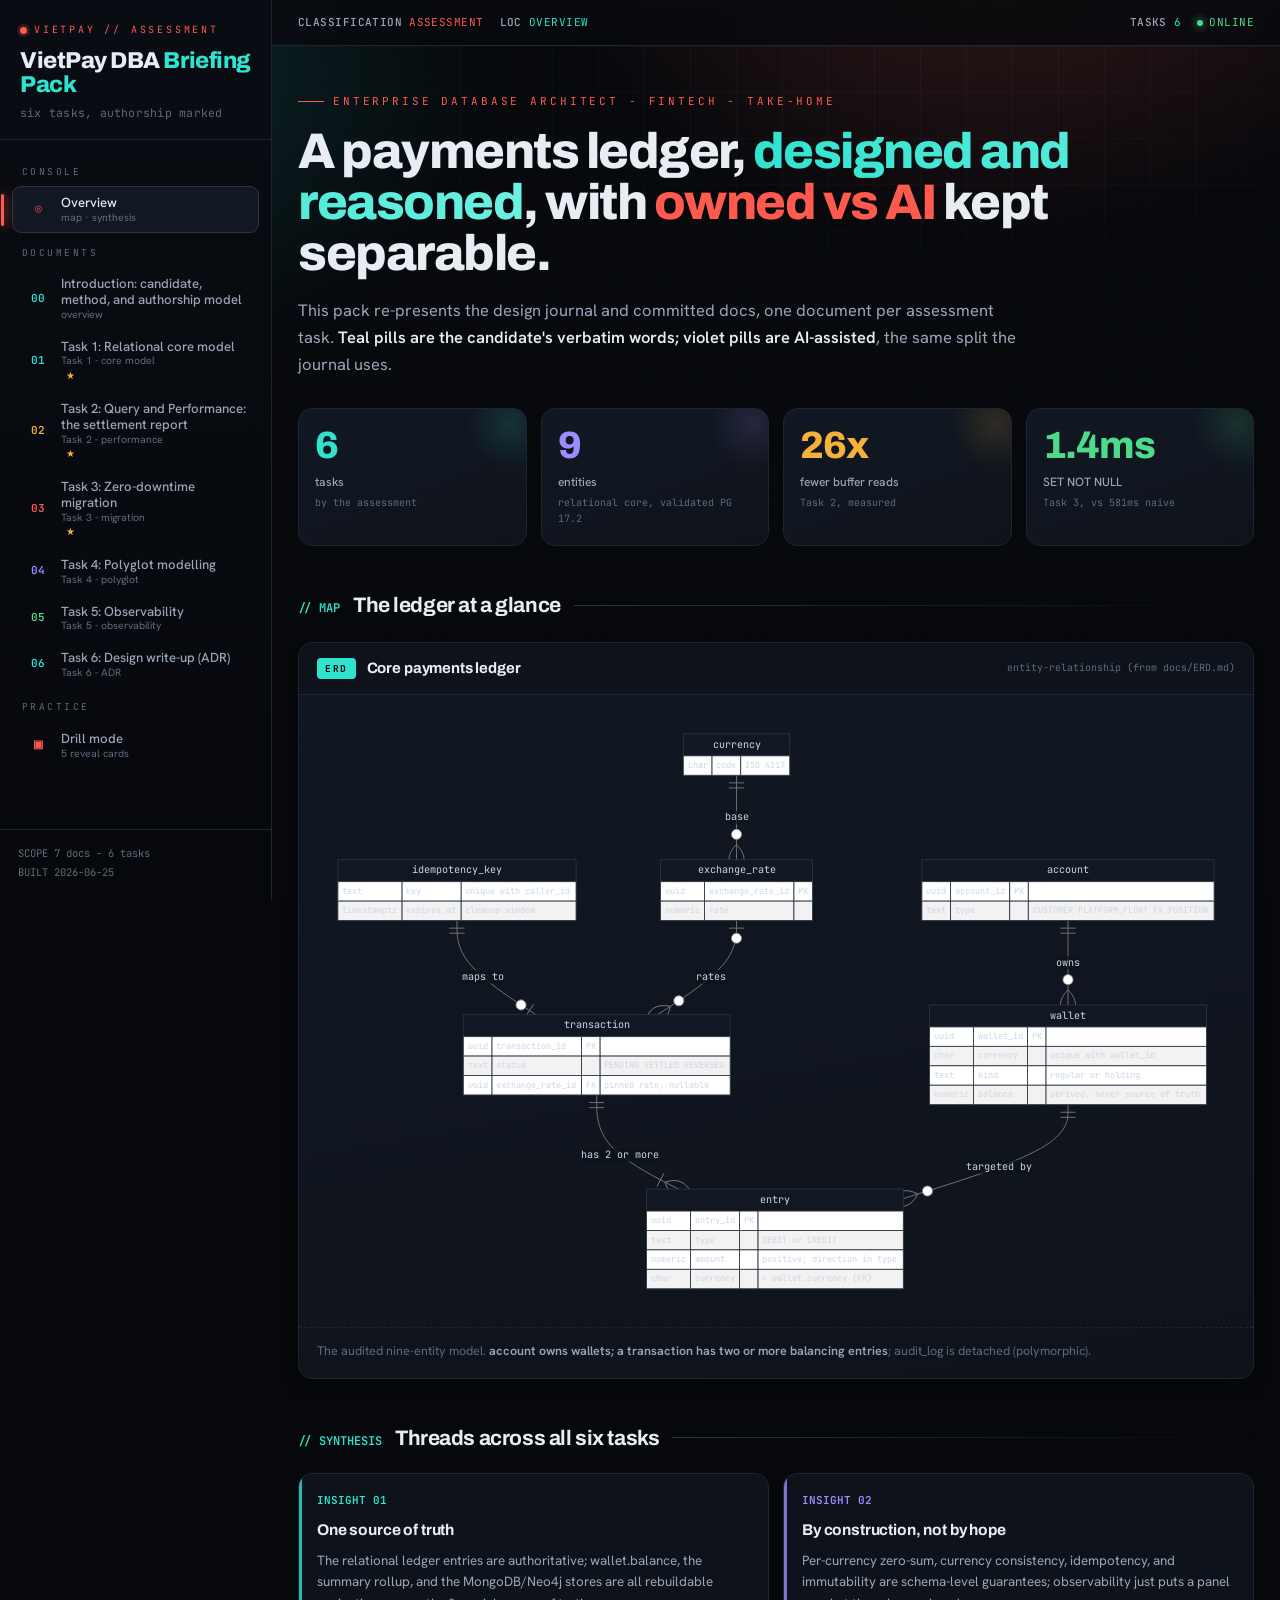
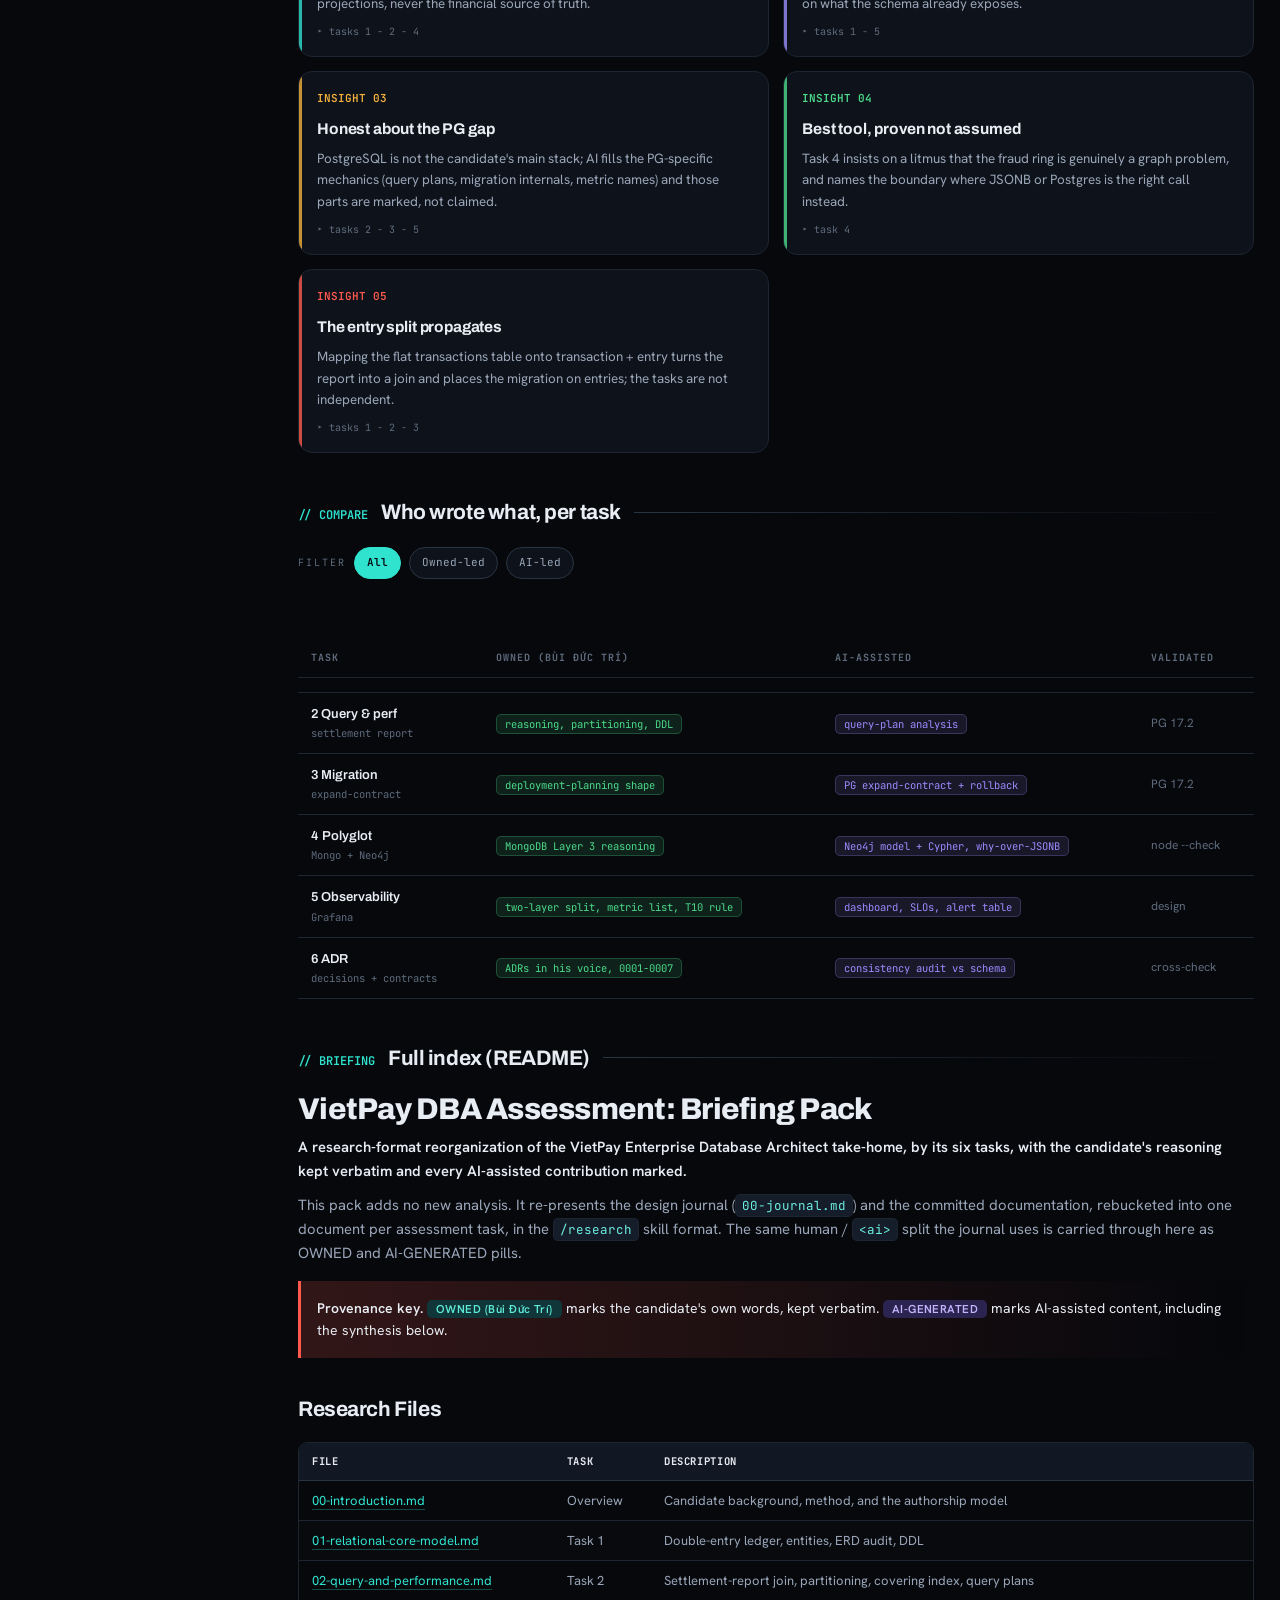
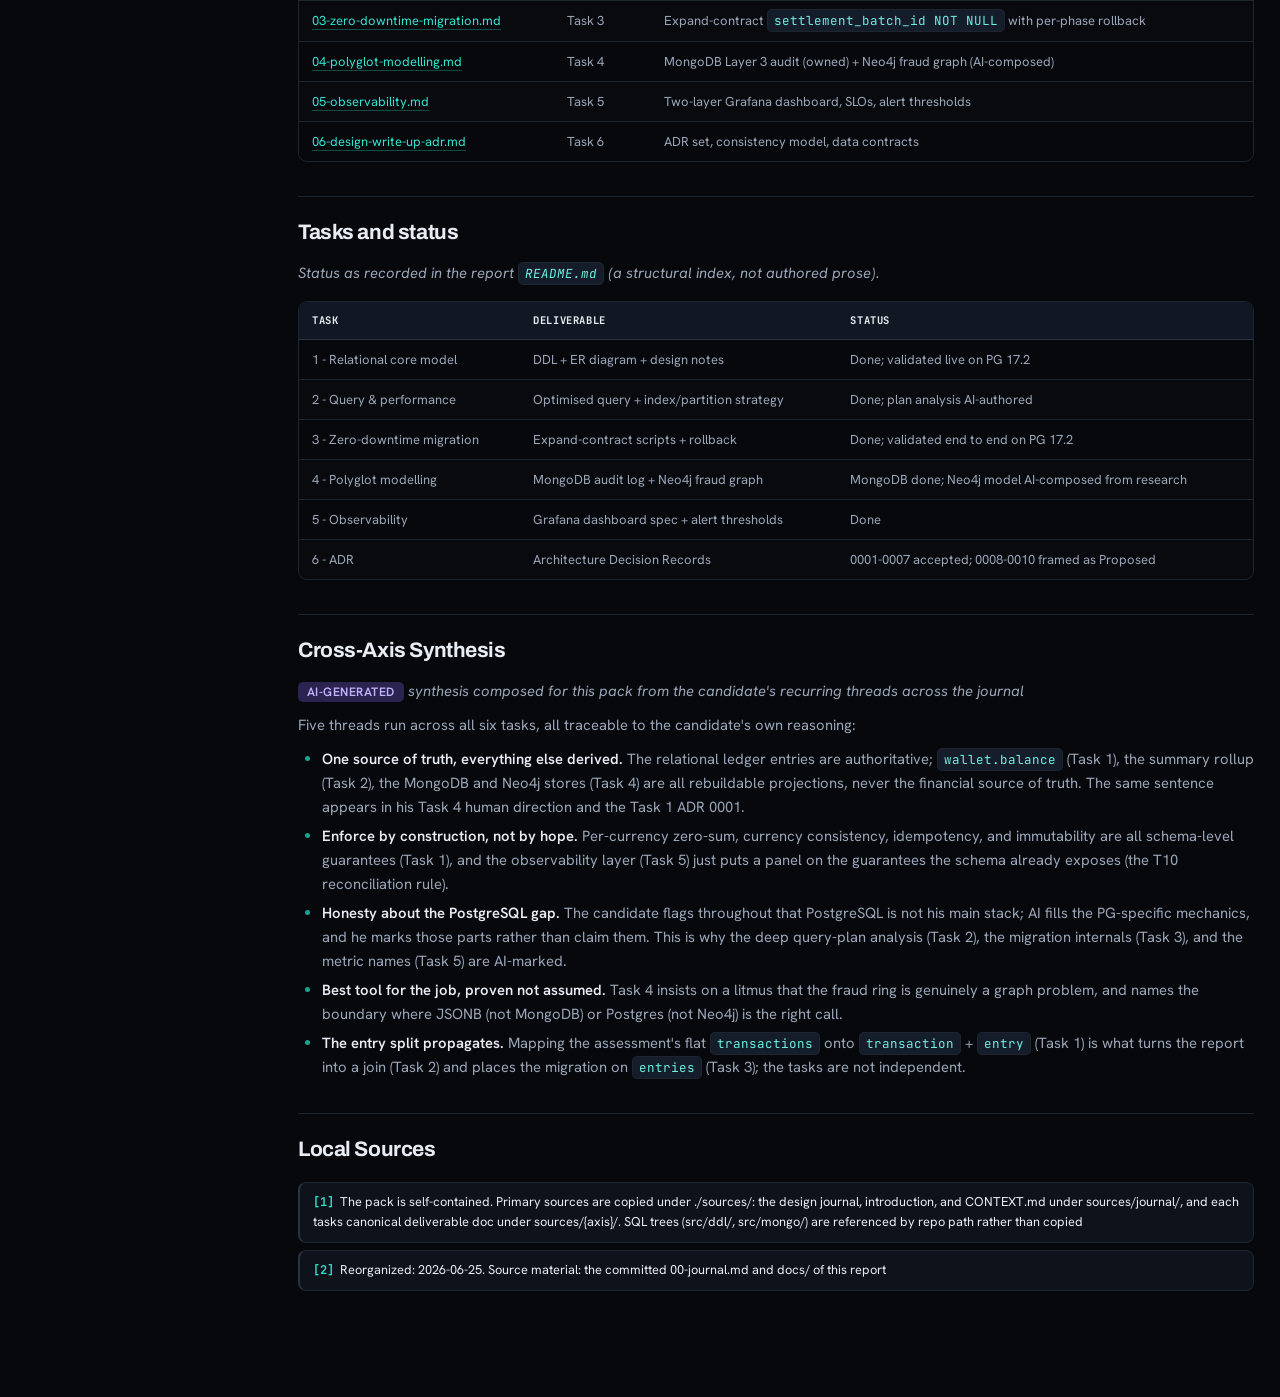
<file: artifacts/index.html>
<!DOCTYPE html>
<html lang="en">
<head>
<meta charset="utf-8">
<meta name="viewport" content="width=device-width, initial-scale=1">
<title>Assessment Report - VietPay DBA Briefing Pack - six tasks, authorship marked</title>
<meta name="description" content="A research-format reorganization of the VietPay Enterprise Database Architect take-home, by its six tasks, with the candidate's reasoning kept verbatim and every AI-assisted contribution marked.">
<link rel="preconnect" href="https://fonts.googleapis.com">
<link rel="preconnect" href="https://fonts.gstatic.com" crossorigin>
<link href="https://fonts.googleapis.com/css2?family=Archivo:wght@600;700;800&family=Hanken+Grotesk:wght@400;500;600;700&family=JetBrains+Mono:wght@400;500;600&display=swap" rel="stylesheet">
<link rel="stylesheet" href="assets/engine.css">
<link rel="icon" href="data:image/svg+xml,%3Csvg xmlns='http://www.w3.org/2000/svg' viewBox='0 0 32 32'%3E%3Crect width='32' height='32' rx='7' fill='%2306080c'/%3E%3Ccircle cx='16' cy='16' r='6' fill='none' stroke='%23ff5a4d' stroke-width='2.5'/%3E%3Ccircle cx='16' cy='16' r='2.4' fill='%232fe3cf'/%3E%3C/svg%3E">
</head>
<body>
<div class="bg-fx"></div>
<div class="grain"></div>

<div class="app">
  <aside class="sidebar">
    <div class="brand" id="brand"></div>
    <nav class="nav" id="nav"></nav>
    <div class="side-foot" id="side-foot"></div>
  </aside>

  <main class="main">
    <div class="topbar">
      <button class="menu-btn" id="menuBtn" aria-label="menu">☰</button>
      <span class="seg crit"><b>CLASSIFICATION</b> <span class="v" id="tb-class">RESEARCH</span></span>
      <span class="seg"><b>LOC</b> <span class="v" id="tb-loc">OVERVIEW</span></span>
      <span class="spacer"></span>
      <span class="seg" id="tb-metric"></span>
      <span class="live">ONLINE</span>
    </div>
    <div id="content"></div>
  </main>
</div>

<script type="text/markdown" id="md-overview">
# VietPay DBA Assessment: Briefing Pack

**A research-format reorganization of the VietPay Enterprise Database Architect take-home, by its six tasks, with the candidate's reasoning kept verbatim and every AI-assisted contribution marked.**

This pack adds no new analysis. It re-presents the design journal (`00-journal.md`) and the committed documentation, rebucketed into one document per assessment task, in the `/research` skill format. The same human / `<ai>` split the journal uses is carried through here as OWNED and AI-GENERATED pills.

> **Provenance key.** **<span style="background:#10363a;color:#5eead4;padding:2px 9px;border-radius:5px;font-size:.82em;letter-spacing:.04em">OWNED (Bùi Đức Trí)</span>** marks the candidate's own words, kept verbatim. **<span style="background:#2b2350;color:#c4b5fd;padding:2px 9px;border-radius:5px;font-size:.82em;letter-spacing:.04em">AI-GENERATED</span>** marks AI-assisted content, including the synthesis below.

## Research Files

| File | Task | Description |
| --- | --- | --- |
| [00-introduction.md](./00-introduction.md) | Overview | Candidate background, method, and the authorship model |
| [01-relational-core-model.md](./01-relational-core-model.md) | Task 1 | Double-entry ledger, entities, ERD audit, DDL |
| [02-query-and-performance.md](./02-query-and-performance.md) | Task 2 | Settlement-report join, partitioning, covering index, query plans |
| [03-zero-downtime-migration.md](./03-zero-downtime-migration.md) | Task 3 | Expand-contract `settlement_batch_id NOT NULL` with per-phase rollback |
| [04-polyglot-modelling.md](./04-polyglot-modelling.md) | Task 4 | MongoDB Layer 3 audit (owned) + Neo4j fraud graph (AI-composed) |
| [05-observability.md](./05-observability.md) | Task 5 | Two-layer Grafana dashboard, SLOs, alert thresholds |
| [06-design-write-up-adr.md](./06-design-write-up-adr.md) | Task 6 | ADR set, consistency model, data contracts |

## Tasks and status

*Status as recorded in the report `README.md` (a structural index, not authored prose).*

| Task | Deliverable | Status |
|---|---|---|
| 1 - Relational core model | DDL + ER diagram + design notes | Done; validated live on PG 17.2 |
| 2 - Query & performance | Optimised query + index/partition strategy | Done; plan analysis AI-authored |
| 3 - Zero-downtime migration | Expand-contract scripts + rollback | Done; validated end to end on PG 17.2 |
| 4 - Polyglot modelling | MongoDB audit log + Neo4j fraud graph | MongoDB done; Neo4j model AI-composed from research |
| 5 - Observability | Grafana dashboard spec + alert thresholds | Done |
| 6 - ADR | Architecture Decision Records | 0001-0007 accepted; 0008-0010 framed as Proposed |

## Cross-Axis Synthesis

**<span style="background:#2b2350;color:#c4b5fd;padding:2px 9px;border-radius:5px;font-size:.82em;letter-spacing:.04em">AI-GENERATED</span>** *synthesis composed for this pack from the candidate's recurring threads across the journal*

Five threads run across all six tasks, all traceable to the candidate's own reasoning:

- **One source of truth, everything else derived.** The relational ledger entries are authoritative; `wallet.balance` (Task 1), the summary rollup (Task 2), the MongoDB and Neo4j stores (Task 4) are all rebuildable projections, never the financial source of truth. The same sentence appears in his Task 4 human direction and the Task 1 ADR 0001.
- **Enforce by construction, not by hope.** Per-currency zero-sum, currency consistency, idempotency, and immutability are all schema-level guarantees (Task 1), and the observability layer (Task 5) just puts a panel on the guarantees the schema already exposes (the T10 reconciliation rule).
- **Honesty about the PostgreSQL gap.** The candidate flags throughout that PostgreSQL is not his main stack; AI fills the PG-specific mechanics, and he marks those parts rather than claim them. This is why the deep query-plan analysis (Task 2), the migration internals (Task 3), and the metric names (Task 5) are AI-marked.
- **Best tool for the job, proven not assumed.** Task 4 insists on a litmus that the fraud ring is genuinely a graph problem, and names the boundary where JSONB (not MongoDB) or Postgres (not Neo4j) is the right call.
- **The entry split propagates.** Mapping the assessment's flat `transactions` onto `transaction` + `entry` (Task 1) is what turns the report into a join (Task 2) and places the migration on `entries` (Task 3); the tasks are not independent.

## Local Sources

The pack is self-contained. Primary sources are copied under [`./sources/`](./sources/): the design journal, introduction, and `CONTEXT.md` under `sources/journal/`, and each task's canonical deliverable doc under `sources/{axis}/`. SQL trees (`src/ddl/`, `src/mongo/`) are referenced by repo path rather than copied.

_Reorganized: 2026-06-25. Source material: the committed `00-journal.md` and `docs/` of this report._

</script>
<script type="text/markdown" id="md-doc-00">
# Introduction: candidate, method, and authorship model

> Generated: 2026-06-25 | Axis: Overview | Primary sources: `00-introduction.md`, journal section 1

This briefing pack reorganizes the VietPay DBA assessment by its six tasks. It adds no new analysis: it re-presents the design journal and the committed documentation, keeping the candidate's reasoning verbatim and marking every AI-assisted contribution, the same human / `<ai>` split the journal itself uses.

> **Provenance key.** **<span style="background:#10363a;color:#5eead4;padding:2px 9px;border-radius:5px;font-size:.82em;letter-spacing:.04em">OWNED (Bùi Đức Trí)</span>** marks the candidate's own words, kept verbatim. **<span style="background:#2b2350;color:#c4b5fd;padding:2px 9px;border-radius:5px;font-size:.82em;letter-spacing:.04em">AI-GENERATED</span>** marks AI-assisted content, including this reorganization itself.

## Who the candidate is, and how AI was used

**<span style="background:#10363a;color:#5eead4;padding:2px 9px;border-radius:5px;font-size:.82em;letter-spacing:.04em">OWNED (Bùi Đức Trí)</span>** *verbatim, `00-introduction.md`*

- My name is Bùi Đức Trí
- My experience is composite of SQL Server (7+ years) and MongoDB (5 years)
- My previous business domain do not related to fintech, but have a system that maintain customer assests and balance/transaction monitoring


- I will use AI for:
  - (1) research business context - this will help me to understand the business aspect related to fintech domain
  - (2) research about existing tool that support current problem (for example: pgledger)
  - (3) proofreeding and grammar/typo correcting
  - (4) auditing
  - (5) generation of pgSQL scripts and build up a prototype

## The starting frame: business domain and tech stack

**<span style="background:#10363a;color:#5eead4;padding:2px 9px;border-radius:5px;font-size:.82em;letter-spacing:.04em">OWNED (Bùi Đức Trí)</span>** *verbatim, journal section 1.1*

The assessment asks us to design a core data layer for fintech payments. This raises 2 issues for me: (1) I do not have experience with fintech and its terminology, and (2) the main tech stack is PostgreSQL, which we are studying, and it is not my main experience stack.

To cover our weaknesses here, we will utilize AI to help with the missing pieces. Then we will apply our previous knowledge about customer asset systems to resolve the given problem.

## On using the journal audit

**<span style="background:#10363a;color:#5eead4;padding:2px 9px;border-radius:5px;font-size:.82em;letter-spacing:.04em">OWNED (Bùi Đức Trí)</span>** *verbatim, journal section 1.3*

The audit shows my lack of knowledge of PostgreSQL. This is good, it gives me a pointer on how to address my gap here. Most of the clarification is for things I already know or awareness of what I lack. Some of it is kind of a misunderstanding because my thought wording is not clear enough, not that I do not know about that part, but I kind of forgot to include it in the thought. It's good to know how to clarify the thought. The final part is what the AI already assumes, like settlement; I will ignore this because of my lack of domain knowledge and stick to the technical aspect of the task. Lack of knowledge is not a bad thing; relying on AI for what I don't know is bad.

## How this pack marks authorship

**<span style="background:#2b2350;color:#c4b5fd;padding:2px 9px;border-radius:5px;font-size:.82em;letter-spacing:.04em">AI-GENERATED</span>** *this reorganization, derived from the report `README.md` "A note on authorship"*

The committed report already keeps authorship separable: the journal separates the candidate's reasoning from AI-assisted contributions inline (human feedback blocks vs `<ai>` markers); `CONTEXT.md` records standards as consensus decisions with trade-offs; each ADR carries a "Provenance" line; the AI-authored docs (`docs/query-performance.md`, `docs/observability.md`, `docs/audit-l3-mongodb.md`) are marked at their head; and `docs/ERD.md` / `docs/ERD.html` carry AI+/AI~ markers.

This pack carries that split into the research format. Each of the six task docs tags every block with an OWNED pill (the candidate's verbatim words) or an AI-GENERATED pill (AI-assisted content, including the synthesis prose written for this pack). The full primary sources are copied under `sources/` so the pack is self-contained.

## Sources

[1] Candidate background and how AI was used - (local: sources/journal/00-introduction.md)
[2] Design journal, section 1 (assessment analysis, first impressions, audit response) - (local: sources/journal/00-journal.md)
[3] Domain glossary, invariants, status machine - (local: sources/journal/CONTEXT.md)

</script>
<script type="text/markdown" id="md-doc-01">
# Task 1: Relational core model

> Generated: 2026-06-25 | Axis: Relational core model | Primary sources: journal section 2, `docs/ERD.md`, `CONTEXT.md`, `src/ddl/`

This axis reorganizes the existing Task 1 material: the candidate's entity reasoning from the journal, the AI ERD expansion/audit changelog, and the generated DDL. Owned text is verbatim; AI work is marked and pointed at its committed deliverable.

> **Provenance key.** **<span style="background:#10363a;color:#5eead4;padding:2px 9px;border-radius:5px;font-size:.82em;letter-spacing:.04em">OWNED (Bùi Đức Trí)</span>** marks the candidate's own words, kept verbatim. **<span style="background:#2b2350;color:#c4b5fd;padding:2px 9px;border-radius:5px;font-size:.82em;letter-spacing:.04em">AI-GENERATED</span>** marks AI-assisted content. This mirrors the journal's own human / `<ai>` split.

## TL;DR

**<span style="background:#10363a;color:#5eead4;padding:2px 9px;border-radius:5px;font-size:.82em;letter-spacing:.04em">OWNED (Bùi Đức Trí)</span>** *verbatim, journal section 2.1*

"But this transaction is not a real double-ledger transaction because it's double entries. So this **transaction** should be an **entry** in our model. So we expand the above **transaction** into 2 entities: **transaction** and **entry**. Each **transaction** has 2 **entries**, 1 `CREDIT` (+amount) and 1 `DEBIT` (-amount) that have a total sum of 0."

---

## Key Findings

**<span style="background:#10363a;color:#5eead4;padding:2px 9px;border-radius:5px;font-size:.82em;letter-spacing:.04em">OWNED (Bùi Đức Trí)</span>** *the candidate's own words, verbatim quotes from journal section 2.1*

- "Only a zero-sum transaction will COMMIT, so that our business requirement will be ensured."
- "create multiple wallets that stay true to their currency. In this case, the above example will have to include at least 4 wallets: A1_VND, FX_VND (house exchange wallet), FX_USD, A2_USD."
- "by enforcing unique on the key, we reject those requests that have an idempotency key already registered in the entity, and also map the request with the successful transaction."
- "I personally don't want to use a trigger for auditing because it will duplicate the load on our main database, and we don't have information in case of ROLLBACK ... So I will let the application handle the audit log".
- "Use fixed length number to represent money value, avoid floating point ... NUMERIC(19,4) for money value"; "ID will use UUID".

**<span style="background:#2b2350;color:#c4b5fd;padding:2px 9px;border-radius:5px;font-size:.82em;letter-spacing:.04em">AI-GENERATED</span>** *the audit pass, full changelog in `docs/ERD.md` and journal section 2.1*

- Closed the Task 1 "audit trail" gap with a Layer 2 in-Postgres `audit_log` (committed non-ledger state changes), keeping the rolled-back-attempt audit at Layer 3 (MongoDB).
- Tightened zero-sum to **per currency** (a currency-blind total can be fooled by cross-cancelling imbalances), and enforced currency consistency by a composite FK `entries (wallet_id, currency) -> wallets`.
- Generated the PostgreSQL DDL (eight entities + two reconciliation views + constraint/immutability triggers + least-privilege role), validated live on PostgreSQL 17.2.

---

## Detailed Analysis

### Entities: explore and reasoning

**<span style="background:#10363a;color:#5eead4;padding:2px 9px;border-radius:5px;font-size:.82em;letter-spacing:.04em">OWNED (Bùi Đức Trí)</span>** *verbatim, journal section 2.1 "Explore and reasoning"*

We start with the `transactions` table as the starting point:

```
transactions(id, wallet_id, type, amount, currency, status, created_at)
```

A **transaction** targets a **wallet**, has attributes: _type_ (`DEBIT`, `CREDIT`), _amount_, _currency_, _status_ (`SETTLED`), _created\_at_.
But this transaction is not a real double-ledger transaction because it's double entries. So this **transaction** should be an **entry** in our model. So we expand the above **transaction** into 2 entities: **transaction** and **entry**. Each **transaction** has 2 **entries**, 1 `CREDIT` (+amount) and 1 `DEBIT` (-amount) that have a total sum of 0.

```
[Transaction] ------- [Entry (CREDIT +)] --- [Wallet]
                 |--- [Entry (DEBIT  -)] --- [Wallet]
```

To enforce the zero-sum requirement of the double-entry ledger, we can have a trigger that checks for mismatch of newly added entries, or simply just query and check within a transaction. Any DB transaction that failed the check must be ROLLBACK. Only a zero-sum transaction will COMMIT, so that our business requirement will be ensured. The DB transaction also covers other business requirements like sufficient balance, whitelist, blacklist, etc.

From an **entry** point of view, the value of a **transaction** must be fixed and tied with the _currency_. In the case of a transaction between a VND wallet (A1) and a USD wallet (A2), the value is dependent on the exchange rate VND/USD and subject to changes. So we must derive a way to solve this. There are 2 solutions:
 - (1) decide a base currency and convert all transaction value into the base currency. This solution works well in a customer assets system but not in our case of a payment platform.
 - (2) create multiple wallets that stay true to their currency. In this case, the above example will have to include at least 4 wallets: A1_VND, FX_VND (house exchange wallet), FX_USD, A2_USD. The transaction then has 4 entries: (E1/2) transfer VND amount from A1_VND to FX_VND, (E3/4) transfer USD amount from FX_USD to A2_USD. This way the zero-sum requirement will be kept.

I will go with option (2), so we have multiple **wallets** that a **transaction** with appropriate currency will target and an **account** will have multiple **wallets** that serve for multiple currencies. We also can use this pattern to have holding wallets, which are for transfers that are being processed by external processes.

```
[Account] ------- [Wallet (USD)]
             |--- [Wallet Holding (USD)]
             |--- [Wallet (VND)]
             |--- [Wallet Holding (VND)]
```

For idempotent keys, the point of having them is to prevent duplication handling of a transaction, which means it always guarantees that a transaction request is only handled once. If a service accidentally retries or sends the same transaction request, the transaction is not duplicated. We can integrate this by having the **idempotency_key** entity that tracks the unique idempotency key, by enforcing unique on the key, we reject those requests that have an idempotency key already registered in the entity, and also map the request with the successful transaction. The idempotent key registration will be included in the DB transaction, so only a successful DB transaction will commit and the idempotent key will exist after COMMIT.

```
[Idempotency Key] ------ [Transaction]
```

For audit logging, I personally don't want to use a trigger for auditing because it will duplicate the load on our main database, and we don't have information in case of ROLLBACK because the trigger will handle inside the transaction and being rolled back too. So I will let the application handle the audit log, which sends the log with request idempotent key, transaction id, and if the DB rolls back, we still have information about that too. We can then offload the audit to an appropriate DBMS like MongoDB or just another PostgreSQL instance. There might be DBMS level that record audit, we need to have research on this.

After research, it seems like we don't have a clear answer on the compliance aspect, so we will introduce both trigger audit and external audit as a separate section for our final delivery. And as AI suggests in research, audit is not just recording transactions, it's for all other modifications on all of our entities.

There are some edge cases that I am thinking about:
- External process that holds the transaction in between state. This is where the holding wallet comes from, but the more I think about it, the more unclear it becomes to be integrated into our core system. This problem needs a more thorough analysis so I will skip them, there is no time. We just accept that the higher level transaction will be managed elsewhere, then if that transaction is invalid and needs to roll back, we add a new transaction to move money from holding back to the original wallet.

### Expanding the ERD: attributes and data-type standards

**<span style="background:#10363a;color:#5eead4;padding:2px 9px;border-radius:5px;font-size:.82em;letter-spacing:.04em">OWNED (Bùi Đức Trí)</span>** *verbatim, journal section 2.1 "Expand the base ERD to have more information"*

My core ERD only has base relationships, now we need to expand them to serve as real business mapping. Trivial fields like created_at, updated_at, etc. will not be mentioned unless necessary.

Since the ERD suggests we design datatype too, here are some rules that need to be followed:
- Use fixed length number to represent money value, avoid floating point; usually 4 decimal number is enough so we can use NUMERIC(19,4) for money value
- ID will use UUID, we can design it as fixed CHAR(n) or TEXT but since no specification, we keep UUID.

---

*The per-entity attribute lists the candidate wrote for account, wallet, transaction, entry, idempotency_key, exchange_rate, and currency are in journal section 2.1 and are realized in [`docs/ERD.md`](sources/01-relational-core-model/ERD.md).*

### ERD generation and the AI expansion/audit

**<span style="background:#2b2350;color:#c4b5fd;padding:2px 9px;border-radius:5px;font-size:.82em;letter-spacing:.04em">AI-GENERATED</span>** *verbatim, the `<ai>` blocks in journal section 2.1; full model in `docs/ERD.md`*

The ERD lives in two forms: [`docs/ERD.md`](sources/01-relational-core-model/ERD.md) (Mermaid diagram, entity tables, and the integrity rules) and `docs/ERD.html` (standalone visual artifact). It draws exactly the entities reasoned through above: account, wallet (including holding wallets), transaction, entry, and idempotency key, plus the zero-sum and idempotency rules.

After the base ERD, the AI expanded and audited the model against the fintech research and the assessment task. Every change was listed and approved one by one. In `docs/ERD.md` (footnotes) and `docs/ERD.html` (colour + badge) the markers are **AI-added** (`[^ai]`, violet `AI+`) and **AI-revised** (`[^air]`, violet `AI~`). The changelog (journal section 2.1) covers: T1 the Layer 2 `audit_log`; T2 per-currency zero-sum; T3 positive-amount encoding; T4 dropping `entry.status` and adding immutability; T5 the chart of accounts; T6 idempotency scoped to `(caller_id, key)`; T7 the FX-rate pinning; T8 currency consistency by composite FK; T9 the partitioning physical note; T10 the reconciliation rule. Several of these were corrected or reframed by the candidate's feedback, recorded verbatim below.

### Candidate feedback on the AI audit (owned, the human side of the split)

> **Human feedback (Bùi Đức Trí), on T3:** A `CHECK` constraint can already prevent the `type`/sign disagreement in the signed model, for example `CHECK ((type='CREDIT' AND amount>0) OR (type='DEBIT' AND amount<0))`. So T3 is **not** a safety fix: all three encodings (signed only; signed + CHECK; positive amount + `type`) are equally correct. Which one is "better" depends on team consensus and coding standards, not on objective correctness. I chose (c) for this design, and it should be recorded as a standards decision, not a bug fix.

> **Human feedback (Bùi Đức Trí), on T5:** An account holds both a normal wallet and a holding wallet (per currency); the holding wallet temporarily holds that account's balance while an external flow processes it. So "holding" is a wallet-level kind, not an account-level role, and a platform `SUSPENSE` account is the wrong abstraction here. The account role and the regular/holding distinction are orthogonal: role on `account.type`, spendable-vs-held on `wallet.kind`.

> **Human feedback (Bùi Đức Trí), on T6:** If the idempotency key is claimed inside the business transaction, a rollback releases it, and PostgreSQL crash-recovery rolls back any uncommitted transaction on restart, so a crash leaves no partial state. For a single atomic posting there is therefore no in-between state to recover, and `recovery_point`/`locked_at` have no role. They are valid only for a different design, a multi-step transaction whose steps commit separately (with non-rollback-able external calls between them), which is out of scope here and a separate redesign per the business flow. `expires_at` is worth keeping for a cleanup/watchdog process.

> **Human feedback (Bùi Đức Trí), on T7:** `exchange_rate_id` references the exact rate record at a point in time, not the latest rate, so the reference already pins the rate. The exchange value (amount x rate) is derivable from that record, i.e. duplicated, so I deliberately keep it in `extra_info` rather than as a normalized column. No typed `fx_rate` column is needed.

> **Human feedback (Bùi Đức Trí), on T9:** Keep the ERD logical first, but note what is going on. Surfaced the trade-off: a composite PK `(entry_id, created_at)` no longer makes `entry_id` unique on its own (the same id could repeat across partitions), and a plain secondary index on `wallet_id` does not need `created_at` (only UNIQUE/PK must include the partition key).

> **Human feedback (Bùi Đức Trí):** `audit_log` audits all entities, so a single drawn line to `transaction` is misleading (it reads as if it only relates to transactions), and drawing a line to every entity makes the ERD messy. Detach it: show it as a standalone entity with no relationship lines.

### DDL generation and deployment

**<span style="background:#2b2350;color:#c4b5fd;padding:2px 9px;border-radius:5px;font-size:.82em;letter-spacing:.04em">AI-GENERATED</span>** *verbatim, the `<ai>` block in journal section 2.2; deliverable in `src/ddl/`*

From the audited `docs/ERD.md` I generated the PostgreSQL DDL and packaged it as a one-time, rollbackable deployment under `src/ddl/`. The schema is the eight ERD entities (`currencies`, `exchange_rates`, `accounts`, `wallets`, `transactions`, `entries`, `idempotency_keys`, `audit_logs`) plus two reconciliation views, the per-currency zero-sum constraint trigger, the immutability triggers, and a least-privilege application role. Each guarantee is enforced by the schema, not by the application: per-currency zero-sum by a `DEFERRABLE INITIALLY DEFERRED` constraint trigger; currency consistency by the composite FK `entries (wallet_id, currency) -> wallets` against its `UNIQUE (wallet_id, currency)` target; idempotency by `UNIQUE (caller_id, key)`; immutability by `REVOKE` plus a deny trigger on `entries` and `audit_logs`; and the derived `wallets.balance` reconciled against `SUM(entries)` by the `balance_audit` view.

Structure: `src/ddl/initial/` holds twelve ordered steps, each an `NN_name.up.sql` with a matching `.down.sql`; `deploy.sh` is a small psql runner; `test/smoke_test.sql` is an executable spec that posts a balanced transfer and the four-entry FX bridge, then asserts the unbalanced, duplicate, immutable, currency-mismatch, and non-positive cases are all rejected. The scripts were authored against PostgreSQL 14+, validated offline with the real PostgreSQL parser (pglast), then run live against a provided PostgreSQL 17.2. The full lifecycle up -> verify -> test -> down -> re-up passes.

> **Human direction (Bùi Đức Trí):** Table names are plural (`accounts`, `entries`, ...), while the ERD keeps the singular entity names; this is a naming standard, not a correctness change. The one-time baseline lives in its own `initial/` folder, kept separate from later incremental deployment steps. A deployment-state table is required so that an accidental redeploy cannot break anything. The scripts were written first; PostgreSQL and a client were provided afterward to test them.

## Open Questions

*Deferred items, summarized from journal section 2.1 and `docs/ERD.md`. The candidate's verbatim is quoted.*

- The holding-wallet / external-process edge case: "This problem needs a more thorough analysis so I will skip them, there is no time." In-flight money is handled by per-account holding wallets; a fuller in-between-state model is deferred.
- Normalizing the `currency` string on `wallet`/`entry` onto the `currency` lookup is deferred (`docs/ERD.md`).

## Sources

[1] Design journal, section 2 (candidate's reasoning + interleaved AI changelog), verbatim - (local: sources/journal/00-journal.md)
[2] ER diagram, the audited model with AI+/AI~ markers - (local: sources/01-relational-core-model/ERD.md)
[3] Domain glossary, invariants, status machine - (local: sources/journal/CONTEXT.md)
[4] Task 1 DDL: 12-step up/down runner, smoke test - `src/ddl/` (repo)

</script>
<script type="text/markdown" id="md-doc-02">
# Task 2: Query and Performance: the settlement report

> Generated: 2026-06-25 | Axis: Query and performance | Primary sources: journal section 1.2 and 3, `docs/query-performance.md`, `src/ddl/perf/`

This axis reorganizes the existing Task 2 material. Nothing here is new analysis: the candidate's reasoning is lifted verbatim from the design journal, and the AI-authored query-plan study is the committed `docs/query-performance.md`. Each block below is tagged with who wrote it.

> **Provenance key.** **<span style="background:#10363a;color:#5eead4;padding:2px 9px;border-radius:5px;font-size:.82em;letter-spacing:.04em">OWNED (Bùi Đức Trí)</span>** marks the candidate's own words, kept verbatim. **<span style="background:#2b2350;color:#c4b5fd;padding:2px 9px;border-radius:5px;font-size:.82em;letter-spacing:.04em">AI-GENERATED</span>** marks AI-assisted content (the empirical plan analysis and any composed summary). This mirrors the journal's own human / `<ai>` split.

## TL;DR

**<span style="background:#10363a;color:#5eead4;padding:2px 9px;border-radius:5px;font-size:.82em;letter-spacing:.04em">OWNED (Bùi Đức Trí)</span>** *verbatim, journal section 3 and 3.2*

"The direction was there, but I do not have extensive PostgreSQL experience yet, so my own contribution to this section is the reasoning and the DDL changes for partitioning. The deep query-plan analysis is AI-generated." "So the report is now a JOIN of `entries` to `transactions`. ... That leaves exactly two honest options: optimise the join, or redirect to a pre-aggregated summary table. I wanted both, as I already hinted in Section 1.2."

---

## Key Findings

**<span style="background:#10363a;color:#5eead4;padding:2px 9px;border-radius:5px;font-size:.82em;letter-spacing:.04em">OWNED (Bùi Đức Trí)</span>** *the candidate's own words, verbatim quotes from journal section 1.2 and 3*

- "Partition(created_at) & IX(wallet_id) : This is the best pattern because a range query by month will only touch the needed partition, including the index, so we can have the best of both worlds here: range query for only needed tuples + pre-order on wallet_id to skip sorting entirely."
- "The three index options I sketched in Section 1.2 are **stale**. They all assumed those columns sat on one table. After the split they do not hold unchanged, so I rebuilt the index thinking from the join".
- "The optimised join is the primary deliverable; a summary table is the complementary layer for the cold historical months that never change."
- "`transactions` stays unpartitioned but indexed, because it is an FK target ... `entries` is safe to partition precisely because it is a leaf (nothing references it)."

**<span style="background:#2b2350;color:#c4b5fd;padding:2px 9px;border-radius:5px;font-size:.82em;letter-spacing:.04em">AI-GENERATED</span>** *headline numbers, `docs/query-performance.md` (real `EXPLAIN (ANALYZE, BUFFERS)` on PostgreSQL 17.2)*

- Flat baseline to partitioned + covering index: shared-buffer reads about 68,300 to about 2,570 (about 26x fewer), execution about 1,183 ms to about 477 ms.
- The plan flips on two markers: the entries scan prunes to one monthly partition, and the header side becomes an `Index Only Scan` with `Heap Fetches: 0`.
- Index cost: the covering partial index is about 66 MB at this scale and indexes only the about 85% SETTLED rows.

---

## Detailed Analysis

### The query has to change: the entry split turned it into a join

**<span style="background:#10363a;color:#5eead4;padding:2px 9px;border-radius:5px;font-size:.82em;letter-spacing:.04em">OWNED (Bùi Đức Trí)</span>** *verbatim, journal section 3.1*

In Section 1.2 the query lived on one flat `transactions` table, so `status`, `wallet_id`, `amount`, `currency`, and `created_at` were all on one row. Task 1 split that: the money columns moved to `entries` (immutable, append-only, the table I want to partition), and `status` stayed on the `transactions` header (mutable, it flips `PENDING -> SETTLED` later). So the report is now a JOIN of `entries` to `transactions`.

Two consequences I had to face honestly:

- The three index options I sketched in Section 1.2 are **stale**. They all assumed those columns sat on one table. After the split they do not hold unchanged, so I rebuilt the index thinking from the join rather than porting them over.
- I cannot dodge the join by denormalizing `status` back onto `entries`. Entries are immutable (`REVOKE UPDATE` plus a deny trigger), and a transaction settles *after* its entries are written (the smoke test posts entries while the transaction is still `PENDING`). So a mutable `status` cannot live on an immutable row. That leaves exactly two honest options: optimise the join, or redirect to a pre-aggregated summary table. I wanted both, as I already hinted in Section 1.2.

### Decisions (grill session)

**<span style="background:#10363a;color:#5eead4;padding:2px 9px;border-radius:5px;font-size:.82em;letter-spacing:.04em">OWNED (Bùi Đức Trí)</span>** *verbatim, journal section 3.2*

I had the AI grill me on the open forks before building. What I settled:

- **Both solutions.** The optimised join is the primary deliverable; a summary table is the complementary layer for the cold historical months that never change. The assessment asks to "provide the improved query and the supporting indexes and/or partitioning strategy", so the query optimised in place is the thing it wants; the summary table is the second layer.
- **Posting-month semantics.** The window filters `entries.created_at` (posting time), which is the faithful reading of the original single-timestamp query. "Settled *during* month M" (when settlement lags across a month boundary) is a different question; we do not even have a `settled_at` column, and the business meaning of the window is out of scope. This is a tuning exercise.
- **Partition only `entries`, by modifying the initial script.** Not a separate expansion phase. `transactions` stays unpartitioned but indexed, because it is an FK target (`entries`, `audit_logs`, `idempotency_keys` all reference `transactions(transaction_id)`); partitioning it would force its PK to `(transaction_id, created_at)` and break those FKs. `entries` is safe to partition precisely because it is a leaf (nothing references it). The online conversion of an already-populated table is the "expansion" I deferred: it needs more reasoning and is a Task-3-style migration, not this.
- **Empirical, AI-authored.** Seed a few million rows in a throwaway schema on the provided PostgreSQL 17.2 and read the real plans. The write-up is AI's.

### The DDL changes

**<span style="background:#10363a;color:#5eead4;padding:2px 9px;border-radius:5px;font-size:.82em;letter-spacing:.04em">OWNED (Bùi Đức Trí)</span>** *verbatim, journal section 3.3*

What changed in the baseline (the empty/greenfield case):

- **`initial/07_entry`**: `entries` is now `PARTITION BY RANGE (created_at)` with the composite PK `(entry_id, created_at)` (PostgreSQL requires the partition key in the PK). A `create_entries_partition()` helper builds one month idempotently; the baseline calls it over a deterministic window plus a DEFAULT partition safety net. The existing local indexes are kept (they serve joins and per-wallet dashboards, not the report, which needs no entries index).
- **`initial/06_transaction`**: added a covering partial index `transactions (created_at) INCLUDE (transaction_id) WHERE status = 'SETTLED'`. The benchmark showed this turns the header side of the join into an index-only scan with zero heap fetches.
- **`initial/11_immutability`**: partitioning opened a subtle gap. Row-level UPDATE/DELETE deny triggers clone to partitions automatically, but the statement-level TRUNCATE trigger only sits on the parent, so a direct `TRUNCATE entries_pYYYYMM` would slip past it. The app role can never TRUNCATE (no privilege, and partitions grant it nothing), so the guarantee holds, but I closed the defence-in-depth gap by attaching the TRUNCATE guard to every partition (and the helper attaches it to future ones).

Validated end to end on the provided PostgreSQL 17.2: a full `down-to 05` then `up` redeploy, `verify`, and the smoke test all pass against the partitioned `entries`; the `now()`-dated inserts route into the right partition; and the deferred per-currency zero-sum constraint trigger still fires on the partitions.

### The complementary summary rollup

**<span style="background:#10363a;color:#5eead4;padding:2px 9px;border-radius:5px;font-size:.82em;letter-spacing:.04em">OWNED (Bùi Đức Trí)</span>** *verbatim, journal section 3.4*

`src/ddl/perf/summary_rollup.sql` adds `wallet_monthly_settlement`, a per-`(month, wallet, currency)` rollup, with `refresh_wallet_monthly_settlement()` to recompute one month from the ledger. A frozen month never changes, so it is computed once after the month closes; thereafter a cold-month report is a single PK range scan instead of the live join. Routing: current month uses the live query, earlier months read the rollup. Like `wallets.balance`, it is a derived cache, never the source of truth.

### Empirical performance analysis

**<span style="background:#2b2350;color:#c4b5fd;padding:2px 9px;border-radius:5px;font-size:.82em;letter-spacing:.04em">AI-GENERATED</span>** *verbatim, the `<ai>` block in journal section 3.4; full walk-through in `docs/query-performance.md`*

Full plan walk-through with the real `EXPLAIN (ANALYZE, BUFFERS)` output is in [`docs/query-performance.md`](sources/02-query-and-performance/query-performance.md); the reproducible harness is `src/ddl/perf/bench.sql`. Headline, on a ~4M-entry seed on PostgreSQL 17.2:

- **Flat baseline -> partitioned + covering index:** shared-buffer reads ~68,300 -> ~2,570 (about 26x fewer, both at a reporting `work_mem` so neither aggregate spills), execution ~1,183 ms -> ~477 ms. The plan flips on two markers: the entries scan prunes to one monthly partition (53,223 -> 2,222 buffers), and the header side becomes an `Index Only Scan` on the new covering partial index with `Heap Fetches: 0` (the ~14k-buffer heap fetch disappears). The rewrite is result-preserving: flat and partitioned both return the identical 124,739 groups.
- **The redundant `t.created_at` predicate matters:** without it the planner cannot restrict the header to the month, so it scans all 2M transactions for `status='SETTLED'`. Pushing it on (safe: entry and header share the posting commit time) lets the header seek the index.
- **Remaining cost is the aggregate, not the scan:** the `GROUP BY` over ~125k groups spills at the server's default 4 MB `work_mem` (~540 ms, ~6,400 temp blocks); a higher reporting `work_mem` removes the spill (no schema change). So counting all I/O at the default it is ~7.6x; at a matched `work_mem` where neither side spills it is the ~26x shared-buffer-reads figure. The data-access win (pruning + index-only header) is real either way.
- **Index cost:** the covering partial index is ~66 MB at this scale and indexes only the ~85% SETTLED rows; a PENDING/REVERSED row enters it only when it settles. Measured write overhead: a 1M-row bulk header insert went ~5.6 s -> ~9.1 s with the index present (~3.5 us/row; a marginal cost on top of the existing PK + created_at index, and posting is one row at a time). Partitioning also makes per-partition B-trees smaller and old months cheap to `DETACH`/`VACUUM` (the hot/archive idea from Section 1.2).
- **Summary rollup:** ~2.9 s to refresh one month once; thereafter a cold-month report is ~40 ms (a PK range scan), versus ~540 ms for the live join.

The committed query, after normalisation, and the supporting index:

```sql
SELECT e.wallet_id, e.currency, SUM(e.amount) AS settled_total
FROM entries e
JOIN transactions t ON t.transaction_id = e.transaction_id
WHERE t.status = 'SETTLED'
  AND e.created_at >= :m_start AND e.created_at < :m_end
  AND t.created_at >= :m_start AND t.created_at < :m_end   -- redundant; lets the header seek the index
GROUP BY e.wallet_id, e.currency;
```

---

### Human direction

> **Human direction (Bùi Đức Trí):** Keep it simple: target only `entries`, and modify the initial script rather than building a separate expansion phase. The online conversion of a populated table is deferred; it needs more reasoning. I want both the optimised join and the summary table introduced here. And make it clear that the deep performance analysis is the AI's work, not my own.

## Open Questions

*Deferred items, summarized from journal section 3 and `docs/query-performance.md` section 7.*

- **Online conversion deferred.** PostgreSQL cannot convert a populated plain table to partitioned in place; doing it on a live 50M-row table is a separate online migration (create the partitioned parent, backfill, attach, swap, Task-3-style expand/contract). The baseline here creates `entries` partitioned from the start; the live conversion needs its own plan.
- **Posting-month semantics.** The window filters `entries.created_at` (posting time). "Settled *during* month M" is a different question, out of scope here: there is no `settled_at` column.

## Sources

[1] Design journal, section 1.2 and 3 (candidate's reasoning, verbatim) - (local: sources/journal/00-journal.md)
[2] Task 2 query-plan analysis, AI-authored - (local: sources/02-query-and-performance/query-performance.md)
[3] Task 2 SQL: optimised query, rollup, benchmark - `src/ddl/perf/` (repo)
[4] Partitioning DDL - `src/ddl/initial/07_entry.up.sql`, covering index `src/ddl/initial/06_transaction.up.sql` (repo)

</script>
<script type="text/markdown" id="md-doc-03">
# Task 3: Zero-downtime migration

> Generated: 2026-06-25 | Axis: Zero-downtime migration | Primary sources: journal section 4, `src/ddl/migrations/001_settlement_batch_id/`

This axis reorganizes the existing Task 3 material: the candidate's deployment-planning reasoning from the journal, and the AI-built, PostgreSQL-specific expand-contract migration with per-phase rollback. Owned text is verbatim; AI work is marked and pointed at its committed runbook.

> **Provenance key.** **<span style="background:#10363a;color:#5eead4;padding:2px 9px;border-radius:5px;font-size:.82em;letter-spacing:.04em">OWNED (Bùi Đức Trí)</span>** marks the candidate's own words, kept verbatim. **<span style="background:#2b2350;color:#c4b5fd;padding:2px 9px;border-radius:5px;font-size:.82em;letter-spacing:.04em">AI-GENERATED</span>** marks AI-assisted content. This mirrors the journal's own human / `<ai>` split.

## TL;DR

**<span style="background:#10363a;color:#5eead4;padding:2px 9px;border-radius:5px;font-size:.82em;letter-spacing:.04em">OWNED (Bùi Đức Trí)</span>** *verbatim, journal section 4*

"The column name `settlement_batch_id` is just an example, so this task is really about deployment planning. I treat the column as a vehicle for a zero-downtime DDL change and keep its business meaning out of scope". "This is the right shape. PostgreSQL has its own internals, so I had AI turn this sketch into a concrete, tested PostgreSQL expand-contract migration following the direction above."

---

## Key Findings

**<span style="background:#10363a;color:#5eead4;padding:2px 9px;border-radius:5px;font-size:.82em;letter-spacing:.04em">OWNED (Bùi Đức Trí)</span>** *the candidate's own words, verbatim quotes from journal section 1.2 and 4*

- "So I can safely skip the business aspect of the column and focus on deployment steps only."
- "In the worst case scenario I have observed, a schema change took 2 hours to run then failed, and took more than 3 hours to rollback due to cascaded effect on transaction log and bottleneck on disk IO, which almost brought the instance down."
- "This is the right shape."
- "Usually, I want database deployment to be as independent as possible. So the best way is to have a 3-stage deployment".

**<span style="background:#2b2350;color:#c4b5fd;padding:2px 9px;border-radius:5px;font-size:.82em;letter-spacing:.04em">AI-GENERATED</span>** *the realized migration, full runbook in `src/ddl/migrations/001_settlement_batch_id/README.md`*

- The genuinely blocking operation is the later `SET NOT NULL`; the fast path (`CHECK ... NOT VALID` -> `VALIDATE` -> `SET NOT NULL`) was **measured on 2,000,000 rows**: 1.4 ms versus 581 ms naive.
- The append-only collision is the core of the answer: the backfill temporarily disables the immutability trigger while the privilege `REVOKE` still protects the app.
- `entries` is partitioned, which changes the mechanics (no `NOT VALID` FK on a partitioned parent; `CREATE INDEX CONCURRENTLY` per partition; `ctid` unique only per partition; backfill partition by partition).

---

## Detailed Analysis

### The deployment-planning frame and the naive command

**<span style="background:#10363a;color:#5eead4;padding:2px 9px;border-radius:5px;font-size:.82em;letter-spacing:.04em">OWNED (Bùi Đức Trí)</span>** *verbatim, journal section 4*

We will use the example in the task requirement to demonstrate the expansion. The column name `settlement_batch_id` is just an example, so this task is really about deployment planning. I treat the column as a vehicle for a zero-downtime DDL change and keep its business meaning out of scope (history is backfilled to a sentinel batch, see below).

The goal is to add the column `settlement_batch_id` with constraint `NOT NULL`. For most RDBMS, we can achieve this using a single command

```
# populate full working command here as pgsql syntax
ALTER TABLE entries ADD COLUMN settlement_batch_id NOT NULL
```

This works for small AND infrequent access table, since schema changes must put exclusive lock on the table, and block almost all other operations. This is risky, so in production, we avoid this change as much as possible, unless reach consensus about downtime, and thorough testing the time needed for the task to ensure maintenance windows not need to extend past planning. Also the biggest risk is transaction rollback. The more it holds locks, the effect on transaction log will be bigger. In the worst case scenario I have observed, a schema change took 2 hours to run then failed, and took more than 3 hours to rollback due to cascaded effect on transaction log and bottleneck on disk IO, which almost brought the instance down. Luckily the instance is the testing one so we avoided a big mistake there.

### The SQL Server shape that carries over

**<span style="background:#10363a;color:#5eead4;padding:2px 9px;border-radius:5px;font-size:.82em;letter-spacing:.04em">OWNED (Bùi Đức Trí)</span>** *verbatim, journal section 4*

Since we want zero-downtime, the approach has to be changed. In SQL Server, we split the changes into 3 parts:
- (1) ADD COLUMN with NULL and DEFAULT: this still holds lock, but the change is metadata only, so even though still have locking, it should be quick and rollback is trivial, new data will have default value so that old queries do not insert NULL for new data
- (2) Run script to populate data, either default or computed, we can decide as per specification
- (3) Run check to ensure all data is not NULL
- (4) ALTER COLUMN with NOT NULL
- (5) Working with application side to ensure new versions are deployed. We can then remove DEFAULT if not needed.

This is the right shape. PostgreSQL has its own internals, so I had AI turn this sketch into a concrete, tested PostgreSQL expand-contract migration following the direction above.

### PostgreSQL specifics that reframe the cost

**<span style="background:#2b2350;color:#c4b5fd;padding:2px 9px;border-radius:5px;font-size:.82em;letter-spacing:.04em">AI-GENERATED</span>** *verbatim, the `<ai>` correction block in journal section 4*

Two things differ from the SQL Server intuition and reframe where the cost is:

- The command as written fails: `ADD COLUMN ... NOT NULL` with **no default** errors on a non-empty table (existing rows would violate NOT NULL). The runnable single command is `ALTER TABLE entries ADD COLUMN settlement_batch_id UUID NOT NULL DEFAULT '<constant>'`.
- In PostgreSQL 11+ that command does NOT rewrite the table: a constant default is stored once in the catalog, so the add is metadata only and fast even on 50M rows. So it is not the table-rewrite disaster older engines suffer. It still takes a brief `ACCESS EXCLUSIVE` lock, which under load can queue behind a long statement and block everything behind it.

The real reason the single command does not fit is the value, not the lock: a settlement batch is **per row**, not one constant for all history, so the value must be **backfilled**, not defaulted. And the genuinely blocking operation is the later `SET NOT NULL`, which by default scans the whole table under `ACCESS EXCLUSIVE`. That scan is the outage we design around. This is exactly why a per-row value needs expand-contract.

### The realized migration (five phases, per-phase rollback)

**<span style="background:#2b2350;color:#c4b5fd;padding:2px 9px;border-radius:5px;font-size:.82em;letter-spacing:.04em">AI-GENERATED</span>** *verbatim, the `<ai>` deliverable block in journal section 4; full runbook in `src/ddl/migrations/001_settlement_batch_id/README.md`*

`src/ddl/migrations/001_settlement_batch_id/` (separate from the `initial/` baseline, because an expand-contract migration is gated by application deploys and is a human-driven runbook, not a single automated `up`). Five ordered, individually reversible steps plus a runbook `README.md`:

```
01_expand        ADD nullable column (+ settlement_batches parent + sentinel)
02_backfill      disable immutability, fill history partition-by-partition (committed batches)
03_restore_immutability   re-enable + verify the deny trigger everywhere
04_index         online index (partitioned pattern)
05_promote       CHECK NOT VALID -> VALIDATE -> SET NOT NULL
```

The changelog of what the PostgreSQL reality forced (full text in the journal and the migration README):

- **T1 Target table `entries`, not `transactions`.** The assessment's flat 50M-row "transactions" table is what Task 1 split; the 50M rows live in `entries`.
- **T2 The append-only collision (the core of the answer).** `entries` is immutable by Invariant 3, enforced by `REVOKE UPDATE` **and** a `deny_mutation` trigger. A NOT NULL backfill must UPDATE every historical row, which both forbid. So the backfill, run by the OWNER/DBA, must **temporarily disable** `trg_entries_immutable` for the backfill window. The payoff: while the trigger is off, the privilege `REVOKE` still holds, so the application still cannot rewrite history during the window.
- **T3 `entries` is partitioned, which changes the mechanics.** A partitioned table rejects a `NOT VALID` foreign key; `CREATE INDEX CONCURRENTLY` is illegal on a partitioned parent (so build `ON ONLY` + CIC per partition + `ATTACH`); `ctid` is unique only within one partition (so backfill runs partition by partition); `DISABLE TRIGGER` on the parent cascades to partitions in PG 15+ but not PG 14 (so loop every partition, version-safe).
- **T4 The SET NOT NULL fast path (PG 12+), measured.** Step 05 adds `CHECK (col IS NOT NULL) NOT VALID` (instant), `VALIDATE CONSTRAINT` (SHARE UPDATE EXCLUSIVE, reads and writes continue), then `SET NOT NULL` (fast, the planner trusts the validated CHECK and skips the scan). Measured on 2,000,000 rows: the fast-path `SET NOT NULL` took **1.4 ms** versus **581 ms** for a naive `SET NOT NULL`.
- **T5 Dual-write window and old-vs-new read shape.** Expand adds the column NULLABLE. App `vN+1` then dual-writes the column on every INSERT but **still reads the old shape**. Only after promote does app `vN+2` read/require the new shape. So the application reads the OLD shape from expand through promote, and the NEW shape only after the column is NOT NULL and every row has a value.
- **T6 Rollback at each phase, and the asymmetry.** Once the column is NOT NULL, an app version that does not write it fails every INSERT, so to unwind past the dual-write app you must `DROP NOT NULL` (05.down) **before** reverting the app. Always relax the constraint before reverting the writer.
- **T7 Idempotency and lock safety.** Every up step re-runs cleanly (catalog guards, `IF NOT EXISTS`, `WHERE ... IS NULL` backfill). Every brief `ACCESS EXCLUSIVE` operation runs under a short `lock_timeout` with a bounded retry, so it cannot pile up behind a long statement under load.

The whole lifecycle was validated end to end against the provided PostgreSQL 17.2, in an isolated schema: up through promote, idempotent re-runs, per-phase rollback, and full teardown.

### When the application reads the old vs new shape

**<span style="background:#2b2350;color:#c4b5fd;padding:2px 9px;border-radius:5px;font-size:.82em;letter-spacing:.04em">AI-GENERATED</span>** *from the migration README*

| Window | App version | Writes the column? | Reads/requires the column? | Column constraint |
|---|---|---|---|---|
| before step 1 | `vN` | no | no | absent |
| steps 1 -> 7 | `vN+1` (dual-write) | yes (new rows) | **no, still OLD shape** | NULLABLE |
| after step 8 | `vN+2` (contract) | yes | **yes, NEW shape** | `NOT NULL` |

### Human direction

> **Human direction (Bùi Đức Trí):** The column goes on `entries`, not on a `transactions` header. We already mapped the assessment's original flat "transactions" table onto the `entry` entity in Task 1, so `entries` is the live 50M-row table the requirement is talking about. The immutability collision that this creates is not a reason to move the column off `entries`; it is part of the answer, handled by an audited, privileged disable of the deny trigger for the backfill window, with the privilege REVOKE still protecting the application.

## Open Questions

**<span style="background:#2b2350;color:#c4b5fd;padding:2px 9px;border-radius:5px;font-size:.82em;letter-spacing:.04em">AI-GENERATED</span>** *from the migration README "Foreign key on a partitioned table"*

- The foreign key to `settlement_batches` is intentionally left as a team decision: a partitioned table rejects a `NOT VALID` FK, so the options are a validated FK in a maintenance window, a per-partition `NOT VALID` + `VALIDATE`, or app-enforced (common for large partitioned fact tables). The Task 3 requirement is the `NOT NULL` column; the FK is a separate decision.

## Sources

[1] Design journal, section 4 (candidate's reasoning + interleaved AI changelog), verbatim - (local: sources/journal/00-journal.md)
[2] Task 3 expand-contract migration runbook, AI-built - (local: sources/03-zero-downtime-migration/migration-runbook.md)
[3] Task 3 migration scripts: 5 phases, each with `.down.sql` - `src/ddl/migrations/001_settlement_batch_id/` (repo)

</script>
<script type="text/markdown" id="md-doc-04">
# Task 4: Polyglot modelling

> Generated: 2026-06-25 | Axis: Polyglot modelling (MongoDB + Neo4j) | Primary sources: journal section 5, `docs/audit-l3-mongodb.md`, `src/mongo/create_activity_audit.js`

This axis reorganizes the existing Task 4 material. The candidate is explicit about uneven confidence: the MongoDB reasoning is his own; the Neo4j model and Cypher are AI-composed from research he commissioned. That asymmetry is preserved below.

> **Provenance key.** **<span style="background:#10363a;color:#5eead4;padding:2px 9px;border-radius:5px;font-size:.82em;letter-spacing:.04em">OWNED (Bùi Đức Trí)</span>** marks the candidate's own words, kept verbatim. **<span style="background:#2b2350;color:#c4b5fd;padding:2px 9px;border-radius:5px;font-size:.82em;letter-spacing:.04em">AI-GENERATED</span>** marks AI-assisted content. This mirrors the journal's own human / `<ai>` split.

## TL;DR

**<span style="background:#10363a;color:#5eead4;padding:2px 9px;border-radius:5px;font-size:.82em;letter-spacing:.04em">OWNED (Bùi Đức Trí)</span>** *verbatim, journal section 5*

"the core idea is the same one I keep coming back to: the best tool for the job, chosen by the property of the workload, not by trend. ... MongoDB I know from production, so the MongoDB reasoning below is mine. Neo4j I do not have production experience with, and I lack some of the graph-theory grounding, so I commissioned research first and then had the AI compose the graph model and the Cypher from it. ... the MongoDB half is mostly my own thought, the Neo4j model and queries are AI-composed from the research I asked for."

---

## Key Findings

**<span style="background:#10363a;color:#5eead4;padding:2px 9px;border-radius:5px;font-size:.82em;letter-spacing:.04em">OWNED (Bùi Đức Trí)</span>** *the candidate's own words, verbatim quotes from journal section 5.1 and 5.2*

- "it must record the events that the business transaction *rolls back* (a denied transfer, an insufficient-funds attempt). A row written inside that transaction dies with the rollback ... That forces Layer 3 out-of-band, and an append-only document store is the natural home."
- "the audit stream is schema-volatile (each event type is a different shape) and it has to be immutable."
- "prove this is *genuinely* a graph problem and not Neo4j-by-trend, because that is literally the rubric ("right tool for the job, with clear justification")."
- "PostgreSQL stays the system of record; the graph is a downstream, rebuildable, derived store, never the financial source of truth."

**<span style="background:#2b2350;color:#c4b5fd;padding:2px 9px;border-radius:5px;font-size:.82em;letter-spacing:.04em">AI-GENERATED</span>** *the deliverables: `docs/audit-l3-mongodb.md`, `src/mongo/create_activity_audit.js`, and the Neo4j model/Cypher*

- The full "why MongoDB over a Postgres JSONB column" answer adds workload isolation, independent retention lifecycle, and the honest boundary where JSONB wins.
- The L3 event document, three correlation IDs, and the three collection-type options (capped huge / time-series / regular+TTL), with the choice deferred.
- The fraud-ring graph model and two Cypher queries (cycle detection, WCC community detection).

---

## Detailed Analysis: MongoDB (the candidate's own reasoning)

### Why MongoDB, and the Layer 3 audit use case

**<span style="background:#10363a;color:#5eead4;padding:2px 9px;border-radius:5px;font-size:.82em;letter-spacing:.04em">OWNED (Bùi Đức Trí)</span>** *verbatim, journal section 5.1*

For MongoDB, its strongest points are the dynamic schema approach and document-centric design. With its self-developed physical data representation, BSON, MongoDB makes good use of document storage and the aggregation framework. One other strong point that most people miss is that MongoDB has a built-in HA solution (replica sets), which most RDBMSs lack, so the choice is not only about the data modelling aspect; some administrative considerations come with it too, but that is outside this task so I will not push on it here.

Most people reach for MongoDB to store logs, and that is understandable: logs are very schema-volatile, so the flexible schema is best used there. The angle that matters more for a payments platform is auditing. Compliance usually requires the underlying audit data to be immutable, and MongoDB has capped collections that forbid all updates on the collection. Even the root account cannot modify the data without dropping and repopulating it, so storing audit data in MongoDB carries that tamper-evidence advantage on top of the schema fit. The latest MongoDB also has time-series collections and clustered collections, so if the data wants those access patterns (high-frequency timestamped events), that is another reason to consider it.

This is exactly why I put the **Layer 3 activity audit** in MongoDB, and it is the use case I choose for this task (the requirement offered raw webhook capture or an append-only audit log as examples; I take the audit log, since we have already worked through it in Task 1). The three-layer audit was settled in the core design: Layer 1 is the immutable ledger entries (their own audit), Layer 2 is the in-Postgres `audit_log` for committed non-ledger state changes, and Layer 3 is the append-only activity stream of attempts, denials, replays, and access. Layer 3 is the one that does not belong in Postgres, and the reason is sharp: it must record the events that the business transaction *rolls back* (a denied transfer, an insufficient-funds attempt). A row written inside that transaction dies with the rollback, so the record of the attempt would vanish exactly when AML and fraud review need it. That forces Layer 3 out-of-band, and an append-only document store is the natural home.

So my own reason for putting Layer 3 in MongoDB rather than a Postgres JSONB column comes down to the two properties I already trust it for: the audit stream is schema-volatile (each event type is a different shape) and it has to be immutable. The fuller, structured "why over JSONB" answer (the explicit ask) and the honest boundary where JSONB is actually the better call are in the AI block below, because that side-by-side comparison came out of the research, not my own prior reasoning, and I would rather mark it than pass it off as mine.

### The full "why over JSONB" answer

**<span style="background:#2b2350;color:#c4b5fd;padding:2px 9px;border-radius:5px;font-size:.82em;letter-spacing:.04em">AI-GENERATED</span>** *verbatim, the `<ai>` block in journal section 5.1; full deliverable in `docs/audit-l3-mongodb.md`*

**The deliverable that already exists:** [`docs/audit-l3-mongodb.md`](sources/04-polyglot-modelling/audit-l3-mongodb.md) (AI-drafted, realizing the author's plan). It carries the three-layer table, the event-document schema (one `activity_audit` collection, one document per event), worked examples that prove L3 survives a rollback that empties L1/L2, and the three correlation IDs (`request_id`, `idempotency_key`, `operation_id`) that thread an activity event back to the ledger.

Beyond the author's own two points (schema volatility, immutability), the research adds two more and a boundary:

- **Workload isolation.** L3 is append-heavy and high-volume (every request, every denial, every access). Co-locating it as a JSONB column inside the ledger's OLTP database makes it compete for the ledger's I/O and buffer cache; a separate store keeps that write traffic off the hot path.
- **Independent retention lifecycle.** AML retention is often multi-year, while the ledger's hot data is partitioned and pruned on a different schedule. Separate stores let each follow its own retention and archival policy.
- **The honest boundary (when JSONB wins).** Low volume, a stable shape, and a need to join the audit row to ledger rows in one transaction. Layer 3 is none of those, so this is a genuine right-tool split, not Mongo-by-default.

The file also records the reframing that de-risks the in-DB choice: the compliance system of record is really a WORM archive fed by an out-of-band stream (Kafka/SIEM), and this collection is the *queryable projection* of that stream, so the A/B/C collection-type choice is about query and throughput ergonomics, not the ultimate guarantee.

> **Human direction / feedback (Bùi Đức Trí):** Keep exploring the capped-collection approach by sizing it extremely large, and check whether the oplog's minimum-retention-time idea applies here. Outcome (verified against the MongoDB manual): the huge + resizable sizing is viable and mitigates overwrite, but `oplogMinRetentionHours` is oplog-only, so a user capped collection has no built-in time floor. So the collection-type decision (A: capped huge + resizable; B: time-series + insert/find-only role; C: regular + role + TTL) stays **deferred**, to settle once the event volume, sharding need, and the compliance retention period are known. All three are written into the file; capped is the leading option because engine-enforced immutability (not even an admin can rewrite history) is the property compliance likes most.

### The runnable create-collection script

**<span style="background:#2b2350;color:#c4b5fd;padding:2px 9px;border-radius:5px;font-size:.82em;letter-spacing:.04em">AI-GENERATED</span>** *verbatim, the `<ai>` block in journal section 5.1; deliverable `src/mongo/create_activity_audit.js`*

`src/mongo/create_activity_audit.js`, runnable in `mongosh`. It is a consolidation of the commands already in the L3 doc into one re-runnable file: it creates the capped `audit.activity_audit` collection (option A, the leading choice, with the time-series and regular+TTL shapes kept as commented alternatives), the insert/find-only `auditAppender` role (least privilege), and the three access-pattern indexes (`{idempotency_key, ts}`, `{meta.caller_id, ts}`, sparse `{operation_id}`). The script is idempotent and carries the oplog-min-retention finding as a header comment. Syntax validated with `node --check`.

## Detailed Analysis: Neo4j (AI-composed from commissioned research)

### The candidate's framing

**<span style="background:#10363a;color:#5eead4;padding:2px 9px;border-radius:5px;font-size:.82em;letter-spacing:.04em">OWNED (Bùi Đức Trí)</span>** *verbatim, journal section 5.2*

For Neo4j, the best use is, of course, graph problems such as relationship mapping or fraud detection. I lack some basic knowledge about real-world graph problems, so I ran research for this part (`0-research/neo4j-graph-fintech/` for the fintech application and `0-research/graph-problem-patterns/` for the domain-agnostic "what even is a graph problem" grounding). The one thing I insisted on before accepting any model: prove this is *genuinely* a graph problem and not Neo4j-by-trend, because that is literally the rubric ("right tool for the job, with clear justification"). And the same boundary as everywhere else in this design holds: PostgreSQL stays the system of record; the graph is a downstream, rebuildable, derived store, never the financial source of truth. Past that point, the model and the Cypher are AI-composed from the research, so I have put them in an AI block rather than claim them as my own reasoning.

### The graph model and Cypher

**<span style="background:#2b2350;color:#c4b5fd;padding:2px 9px;border-radius:5px;font-size:.82em;letter-spacing:.04em">AI-GENERATED</span>** *verbatim, the `<ai>` block in journal section 5.2*

**Is it genuinely a graph problem (the litmus the author asked for).** The sharpest single test from the pattern research: if you remove most of the edges and the application still works, it is not a graph problem; if the edges *are* the application, it is. A fraud ring passes hard: one transaction at a time looks benign, and the fraud exists *only* in the connection structure (A pays B pays C pays A). Two more tells also fire: the query follows a **variable, unknown number of hops**, and the answer is **structural** (a cycle, a cluster) rather than a row. In relational terms each hop is a self-join, so an N-hop ring is an N-way recursive join whose cost explodes; a graph database uses index-free adjacency, so each hop is a pointer traversal that stays cheap.

**The property-graph model.** A derived projection fed from the Postgres ledger and the KYC/PII side:

```
(:Account {id, name, risk_score})
(:Card    {fingerprint})
(:Device  {id})

(:Account)-[:TRANSFERRED {amount, currency, at, txn_id}]->(:Account)   // derived from the ledger
(:Account)-[:REFERRED]->(:Account)                                     // referral network
(:Account)-[:USED]->(:Card)                                            // shared-PII link
(:Account)-[:LOGGED_IN_FROM]->(:Device)
```

**Tie-back to our schema (why this is not a foreign model).** Neo4j's canonical fraud-ring model reifies each money movement as a `Transaction` node sitting *between* two accounts. That is literally the model we already built in Task 1: a `transaction` header with two balancing `entry` lines against wallets. So the graph is a projection of the ledger, not a new design.

**Cypher 1 - fraud ring (cycle detection).** Money that flows in a cycle back to its origin inside a window, each hop within 20% of the previous amount (the layering fee a mule skims):

```cypher
MATCH path = (a:Account)-[:TRANSFERRED*2..6]->(a)
WHERE all(r IN relationships(path) WHERE r.at >= datetime('2026-06-01T00:00:00Z'))
  AND all(i IN range(0, size(relationships(path)) - 2)
          WHERE relationships(path)[i+1].amount >= 0.80 * relationships(path)[i].amount)
WITH a,
     [n IN nodes(path) | n.id] AS ring,
     reduce(total = 0.0, r IN relationships(path) | total + r.amount) AS cycle_volume
RETURN a.id AS ring_seed, ring AS accounts_in_ring, cycle_volume
ORDER BY cycle_volume DESC
LIMIT 50;
```

The variable-length pattern `[:TRANSFERRED*2..6]->(a)` returning to the same node *is* the cycle test; in SQL it would be a recursive CTE with cycle guards, far harder to read and tune.

**Cypher 2 - referral network (community detection with WCC, via GDS).** Cluster accounts into referral communities, the reachable-set answer:

```cypher
CALL gds.graph.project('refs', 'Account', 'REFERRED');

CALL gds.wcc.stream('refs')
YIELD nodeId, componentId
RETURN componentId,
       count(*) AS cluster_size,
       collect(gds.util.asNode(nodeId).id)[..10] AS sample_accounts
ORDER BY cluster_size DESC
LIMIT 20;
```

**When NOT to use it (the honest negative).** A single-hop lookup ("this account's transactions") is a B-tree index answer, not a graph problem, and aggregations belong in Postgres or a columnar store. That is precisely why the ledger stays relational and Neo4j is only the derived traversal store.

> **Human direction (Bùi Đức Trí):** Keep the system of record (wallets, ledger) in PostgreSQL. Neo4j and MongoDB are downstream, derived stores fed from events, rebuildable from the ledger, never the financial source of truth. This is the same principle as the derived `wallet.balance`: the source of truth is the relational ledger, and everything else is a projection off it.

## Open Questions

*Status, summarized from journal section 5 and the report README.*

- The MongoDB collection-type decision (capped huge / time-series / regular+TTL) is deferred until event volume, sharding need, and the compliance retention period are known. All three shapes are written into `docs/audit-l3-mongodb.md`.
- The Neo4j half was the in-progress piece at the time of the report; the model and Cypher above are the AI-composed deliverable from the commissioned research.

## Sources

[1] Design journal, section 5 (MongoDB reasoning owned; Neo4j model AI-composed), verbatim - (local: sources/journal/00-journal.md)
[2] Layer 3 activity audit, MongoDB design, AI-drafted - (local: sources/04-polyglot-modelling/audit-l3-mongodb.md)
[3] Runnable create-collection script - `src/mongo/create_activity_audit.js` (repo)

</script>
<script type="text/markdown" id="md-doc-05">
# Task 5: Observability

> Generated: 2026-06-25 | Axis: Observability (Grafana dashboard + alerts) | Primary sources: journal section 1.2 and 6, `docs/observability.md`

This axis reorganizes the existing Task 5 material. The candidate's own reasoning is his first-impression observability note (section 1.2) and the T10 plan to turn balance reconciliation into an alert; the dashboard, SLOs, and alert table are the AI expansion of that, marked accordingly.

> **Provenance key.** **<span style="background:#10363a;color:#5eead4;padding:2px 9px;border-radius:5px;font-size:.82em;letter-spacing:.04em">OWNED (Bùi Đức Trí)</span>** marks the candidate's own words, kept verbatim. **<span style="background:#2b2350;color:#c4b5fd;padding:2px 9px;border-radius:5px;font-size:.82em;letter-spacing:.04em">AI-GENERATED</span>** marks AI-assisted content. This mirrors the journal's own human / `<ai>` split.

## TL;DR

**<span style="background:#10363a;color:#5eead4;padding:2px 9px;border-radius:5px;font-size:.82em;letter-spacing:.04em">OWNED (Bùi Đức Trí)</span>** *verbatim, journal section 1.2 and 6*

"For the monitoring aspect, we must approach it from 2 aspects: technical and business." "My own observability reasoning is the first-impression note in Section 1.2 ... plus the T10 plan to build the balance reconciliation into alerting. This Section 6 is **AI-composed**: I had the AI expand that earlier reasoning into the dashboard, SLOs, and alert table". "I am very familiar with Grafana and the monitoring philosophy carries over from my SQL Server time".

---

## Key Findings

**<span style="background:#10363a;color:#5eead4;padding:2px 9px;border-radius:5px;font-size:.82em;letter-spacing:.04em">OWNED (Bùi Đức Trí)</span>** *the candidate's own words, verbatim quotes from journal section 1.2 and 6*

- "we start with basic metrics for all DBMSs: CPU, memory, I/O, internal logs (for PostgreSQL: WAL logs), locking/waiting, connections, cache hits/misses, and index utilization. Then focus on PostgreSQL-specific metrics: vacuum, dead tuples, and transaction IDs."
- "For the business side, we need to monitor query and procedure duration, especially around core business flows."
- "plus the T10 plan to build the balance reconciliation into alerting." (the underlying reconciliation rule was the AI-added T10 integrity rule from Task 1.)

**<span style="background:#2b2350;color:#c4b5fd;padding:2px 9px;border-radius:5px;font-size:.82em;letter-spacing:.04em">AI-GENERATED</span>** *the expansion, full deliverable in `docs/observability.md`*

- A two-layer dashboard (integrity over technical): the `balance_audit_drift` view as the headline integrity alert, plus a system-wide per-currency zero-sum cross-check.
- Settlement lag read off the `PENDING -> SETTLED` state machine; design-specific signals (partition runway, replication-slot retained WAL, XID wraparound).
- Integrity kept as a hard invariant (drift must be 0), not a percentile SLO; thresholds are starting points pending a baseline.

---

## Detailed Analysis

### The candidate's first-impression observability note

**<span style="background:#10363a;color:#5eead4;padding:2px 9px;border-radius:5px;font-size:.82em;letter-spacing:.04em">OWNED (Bùi Đức Trí)</span>** *verbatim, journal section 1.2 "Observability"*

For the monitoring aspect, we must approach it from 2 aspects: technical and business.

For the technical side, all basic metrics related to PostgreSQL and its performance need to be captured. So we start with basic metrics for all DBMSs: CPU, memory, I/O, internal logs (for PostgreSQL: WAL logs), locking/waiting, connections, cache hits/misses, and index utilization. Then focus on PostgreSQL-specific metrics: vacuum, dead tuples, and transaction IDs.

For the business side, we need to monitor query and procedure duration, especially around core business flows. But for this aspect, we don't have much context, so this needs more thought later.

### How the candidate frames the split for this task

**<span style="background:#10363a;color:#5eead4;padding:2px 9px;border-radius:5px;font-size:.82em;letter-spacing:.04em">OWNED (Bùi Đức Trí)</span>** *verbatim, journal section 6*

My own observability reasoning is the first-impression note in Section 1.2 (the technical-vs-business split, and the metric list: CPU, memory, I/O, WAL, locking/waiting, connections, cache hits/misses, index utilization, then the PG-specific vacuum, dead tuples, and transaction IDs), plus the T10 plan to build the balance reconciliation into alerting. This Section 6 is **AI-composed**: I had the AI expand that earlier reasoning into the dashboard, SLOs, and alert table, both here and in the deliverable doc. Same separation as Task 2: my thinking is the earlier reasoning, the extracted write-up is the AI's.

### The AI expansion: dashboard, SLOs, alerts

**<span style="background:#2b2350;color:#c4b5fd;padding:2px 9px;border-radius:5px;font-size:.82em;letter-spacing:.04em">AI-GENERATED</span>** *verbatim, the `<ai>` block in journal section 6; full deliverable in `docs/observability.md`*

This section realizes the author's Section 1.2 observability note and the T10 reconciliation plan.

- **Two-layer framing (from Section 1.2): business / integrity over technical.** For a payments ledger "is the ledger correct?" outranks "is the box healthy?", so the integrity layer sits on top. The integrity metrics need no new instrumentation; they read guarantees the schema already exposes. The headline is the author's **T10 reconciliation rule**: `balance_audit_drift` is already a view in the DDL, so the most important alert in the system (cached balance drifted from `SUM(entries)`) is a row count off that view. Paired with a system-wide per-currency zero-sum cross-check.

- **Settlement lag mapped onto the design's state machine.** A transaction is born `PENDING` and flips to `SETTLED`, so settlement lag is the age of the oldest still-`PENDING` row and the pending backlog size, both queryable off `transactions.status` + `created_at`. This is a business outage the engine cannot see: the database can look healthy while customer money is stuck in flight.

- **Design-specific "why" entries**: the monthly **partition runway** (next month's `entries` partition must exist, and the DEFAULT partition must stay empty), the **replication-slot retained WAL** footgun (a stalled slot pins WAL until the primary's disk fills and writes stop), and **transaction-ID wraparound**. The lock / long-transaction row is also the live signal to watch during a Task 3 expand-contract migration window.

- **Thresholds and the hard-invariant distinction.** Numbers are starting points: a threshold picked before real traffic is a guess, so the durable content of each alert is the **consequence** in the "why" column, not the digit. Integrity is kept as a **hard invariant** (drift must be 0, per-currency sum must be 0), not a percentile SLO with an error budget; "99.9% of balances reconcile" is the wrong sentence for a ledger.

- **Derived stores.** MongoDB and Neo4j get one signal each (replica-set health, projection staleness). They are rebuildable from the ledger, so they never page the way the system of record does.

Deliverable: [`docs/observability.md`](sources/05-observability/observability.md), the dashboard layout, the SLI/SLO list with the reasoning per metric, and the consolidated alert table (threshold, page-vs-ticket severity, and the consequence behind each), marked AI-composed at its head.

### Selected alert thresholds (from the deliverable)

**<span style="background:#2b2350;color:#c4b5fd;padding:2px 9px;border-radius:5px;font-size:.82em;letter-spacing:.04em">AI-GENERATED</span>** *excerpt from `docs/observability.md`; thresholds are starting points pending a baseline*

| Signal | Threshold (starting point) | Severity | Why (the consequence) |
|---|---|---|---|
| `balance_audit_drift` rows | any > 0 | PAGE | Cached balance no longer matches the ledger. Correctness incident, money shown wrong. |
| System-wide per-currency sum of entries | any != 0 | PAGE | The double-entry invariant itself is broken. |
| Oldest `PENDING` transaction age | > 15 min, climbing | PAGE | Settlement pipeline stalled; customer funds stuck in flight. |
| Next-month `entries` partition missing | absent within N days of month end | PAGE | Next month's inserts will fail or misroute. |
| Replication-slot retained WAL / `pg_wal` free | retained WAL high, or `pg_wal` free < 20% | PAGE | Stalled slot pins WAL, primary disk fills, full write outage. |
| Wraparound age `age(datfrozenxid)` | beyond a safe ceiling well below 2^31 | PAGE | Autovacuum behind on freezing; risk of a forced read-only shutdown. |

> **Human direction (Bùi Đức Trí):** My own reasoning for this task is the Section 1.2 observability note and the T10 plan to turn balance reconciliation into an alert; treat this Section 6 and `docs/observability.md` as the AI expansion of that, marked accordingly. I am very familiar with Grafana and the monitoring philosophy carries over from my SQL Server time; the PostgreSQL-specific metric names and catalog views are named by intent and source, not asserted from memory, the same honesty I held in every PG section.

## Open Questions

*Deferred item, from journal section 1.2. The candidate's verbatim is quoted.*

- The business side needs more context: "we don't have much context, so this needs more thought later." Concrete thresholds are starting points to be tuned once Prometheus has a week or two of real-traffic history.

## Sources

[1] Design journal, section 1.2 (observability note) and 6, verbatim - (local: sources/journal/00-journal.md)
[2] Task 5 observability deliverable: dashboard, SLIs/SLOs, alert table, AI-composed - (local: sources/05-observability/observability.md)

</script>
<script type="text/markdown" id="md-doc-06">
# Task 6: Design write-up (ADR)

> Generated: 2026-06-25 | Axis: Architecture Decision Records | Primary sources: journal section 1.2 and 2.3, `docs/adr/`, `CONTEXT.md`

This axis reorganizes the existing Task 6 material: the candidate's ADR set (authored in his own voice, with AI-surfaced facts noted per ADR), and the AI consistency audit that checked the extracted docs against the committed schema before commit.

> **Provenance key.** **<span style="background:#10363a;color:#5eead4;padding:2px 9px;border-radius:5px;font-size:.82em;letter-spacing:.04em">OWNED (Bùi Đức Trí)</span>** marks the candidate's own words, kept verbatim. **<span style="background:#2b2350;color:#c4b5fd;padding:2px 9px;border-radius:5px;font-size:.82em;letter-spacing:.04em">AI-GENERATED</span>** marks AI-assisted content. This mirrors the journal's own human / `<ai>` split.

## TL;DR

**<span style="background:#10363a;color:#5eead4;padding:2px 9px;border-radius:5px;font-size:.82em;letter-spacing:.04em">OWNED (Bùi Đức Trí)</span>** *verbatim, journal section 1.2 and the ADR README*

"Our analysis can cover most of the ADR here, but the task requires some more thought about standards and the microservices aspect, so I need to cover them too." The ADRs "are authored in my own voice as the candidate (Bùi Đức Trí). Where AI-assisted research surfaced a fact, a gap, or a technique, the "Provenance" section of that ADR says so, so my own reasoning stays separable from the AI's contribution." The three forward-looking decisions are framed as Proposed placeholders: "None is decided."

---

## Key Findings

**<span style="background:#10363a;color:#5eead4;padding:2px 9px;border-radius:5px;font-size:.82em;letter-spacing:.04em">OWNED (Bùi Đức Trí)</span>** *the accepted decisions, `docs/adr/`*

- **0001** Double-entry ledger is the source of truth; wallet balance is derived.
- **0002** Zero-sum enforced per currency, by a deferred constraint trigger.
- **0003** Entry amount is a positive magnitude with direction in `type` (standards choice).
- **0004** Cross-currency transfers use currency-pure wallets and house FX wallets.
- **0005** Entry/wallet currency consistency by composite foreign key.
- **0006** Idempotency scoped to `(caller_id, key)` on a single-atomic-posting assumption.
- **0007** Three-layer audit; Layer 2 in Postgres, Layer 3 in MongoDB; no trigger audit.

**<span style="background:#10363a;color:#5eead4;padding:2px 9px;border-radius:5px;font-size:.82em;letter-spacing:.04em">OWNED (Bùi Đức Trí)</span>** *the open decisions the assessment Task 6 calls for, framed as Proposed*

- **0008** Strong vs eventual consistency across microservices.
- **0009** Data contracts between services (ownership, transport, versioning).
- **0010** TEXT + CHECK vs native ENUM for status/type columns (DDL standard).

---

## Detailed Analysis

### The candidate's design write-up note and authorship model

**<span style="background:#10363a;color:#5eead4;padding:2px 9px;border-radius:5px;font-size:.82em;letter-spacing:.04em">OWNED (Bùi Đức Trí)</span>** *verbatim, journal section 1.2 and the ADR README intro*

(journal 1.2) Our analysis can cover most of the ADR here, but the task requires some more thought about standards and the microservices aspect, so I need to cover them too.

(`docs/adr/README.md`) Decisions for the VietPay core payments ledger, extracted from the design journal (`../../00-journal.md`) and the audited model (`../ERD.md`). Each record is one decision. These are authored in my own voice as the candidate (Bùi Đức Trí). Where AI-assisted research surfaced a fact, a gap, or a technique, the "Provenance" section of that ADR says so, so my own reasoning stays separable from the AI's contribution.

### Example of the per-ADR provenance line (ADR 0001)

**<span style="background:#10363a;color:#5eead4;padding:2px 9px;border-radius:5px;font-size:.82em;letter-spacing:.04em">OWNED (Bùi Đức Trí)</span>** *verbatim, `docs/adr/0001` Provenance section*

> The split and the "balance is never the source of truth" stance are mine, carried over from prior work on a customer-asset and balance-monitoring system. AI research on double-entry ledgers (`0-research/double-entry-ledger`) confirmed the terminology and the reconciliation pattern.

The full set of accepted ADRs (0001 to 0007) and the Proposed placeholders (0008 to 0010) are in [`docs/adr/`](sources/06-design-write-up-adr/adr-index.md), each carrying its own Context, Decision, Consequences, and Provenance.

### The consistency audit before commit

The standing design documents (the `CONTEXT.md` glossary and invariants, the Task 6 ADRs, and the report `README.md`) restate decisions already reasoned through. Before committing them the candidate had the model cross-check that they describe the schema as actually built, not as remembered.

**<span style="background:#10363a;color:#5eead4;padding:2px 9px;border-radius:5px;font-size:.82em;letter-spacing:.04em">OWNED (Bùi Đức Trí)</span>** *verbatim, journal section 2.3*

The standing design documents (the `CONTEXT.md` glossary and invariants, the Task 6 ADRs under `docs/adr/`, and a report `README.md`) restate decisions already reasoned through above. Before committing them I wanted to confirm they describe the schema as actually built, not as I remembered it. Extracted docs regress fast, so this pass guards against the restatement drifting away from the DDL. I had the model run the cross-check explicitly.

---

**<span style="background:#2b2350;color:#c4b5fd;padding:2px 9px;border-radius:5px;font-size:.82em;letter-spacing:.04em">AI-GENERATED</span>** *verbatim, the `<ai>` block in journal section 2.3*

Rescanned every concrete claim in `CONTEXT.md` and the ten ADRs against the committed schema (`src/ddl/`), the smoke test, and `docs/ERD.md`:

- The seven accepted ADRs (0001-0007) match the DDL: the transaction/entry split with a derived balance, the per-currency `DEFERRABLE INITIALLY DEFERRED` zero-sum trigger, positive-amount with direction in `type`, currency-pure plus house-FX wallets, the composite-FK currency consistency, `UNIQUE (caller_id, key)` idempotency, and the three-layer audit with a polymorphic `audit_logs`.
- CONTEXT's domain terms, key invariants, the `{PENDING, SETTLED, REVERSED}` status machine, and the money/id types all match.
- ADR 0002's and the README's claims about the smoke test were checked against `test/smoke_test.sql` directly.

Two drifts were found and fixed in the same commit:

- **ADR 0010** listed `transaction.type` among the `TEXT + CHECK` columns. In the DDL `transaction.type` is deliberately open `TEXT` with no `CHECK` (its vocabulary is spec-dependent). Corrected the ADR to name it as the exception.
- **`06_transaction.up.sql`** carried a comment saying `CONTEXT.md` "sketches a fuller PROCESSING/FAILED machine". CONTEXT had since been rewritten to record those states as dropped, so the comment was stale. Made it self-contained.

> **Human direction (Bùi Đức Trí):** Audit the extracted ADRs and CONTEXT against the current project before committing, and only commit if they are consistent. The extracted docs exist to be a faithful restatement of the design as built, so a claim that no longer matches the schema (like the `transaction.type` CHECK) is exactly what this pass is meant to catch. One open item to settle later: the ADR "Provenance" lines point at `0-research/` and `../1-assessment/`, which sit in the parent workspace, outside this report repo. They resolve across the whole workspace but would dangle if the report ever ships on its own; whether to inline them is a packaging decision I will make then.

## Open Questions

*The Proposed ADRs, from `docs/adr/README.md` (verbatim).*

These decisions the assessment (Task 6) calls for are not yet made; the journal flags them as needing more thought. Each has a placeholder ADR (Status: Proposed) that frames the open question and the trade-offs. **None is decided.**

- **0008** Strong vs eventual consistency across microservices.
- **0009** Data contracts between services (ownership, transport, versioning).
- **0010** TEXT + CHECK vs native ENUM for status/type columns.

## Sources

[1] Design journal, section 1.2 and 2.3 (candidate's reasoning + AI consistency audit), verbatim - (local: sources/journal/00-journal.md)
[2] ADR index (authored in the candidate's voice, with per-ADR Provenance) - (local: sources/06-design-write-up-adr/adr-index.md)
[3] Accepted ADRs 0001-0007 and Proposed 0008-0010 - (local: sources/06-design-write-up-adr/0001-double-entry-ledger-source-of-truth.md)
[4] Domain glossary, invariants, flagged-ambiguities resolutions - (local: sources/journal/CONTEXT.md)

</script>


<script src="assets/vendor/marked.min.js"></script>
<script src="assets/vendor/mermaid.min.js"></script>
<script src="assets/vendor/chart.umd.min.js"></script>
<script src="assets/contract.js"></script>
<script>window.__MANIFEST__=[{"id":"doc-00","code":"00","file":"00-introduction.md","title":"Introduction: candidate, method, and authorship model"},{"id":"doc-01","code":"01","file":"01-relational-core-model.md","title":"Task 1: Relational core model"},{"id":"doc-02","code":"02","file":"02-query-and-performance.md","title":"Task 2: Query and Performance: the settlement report"},{"id":"doc-03","code":"03","file":"03-zero-downtime-migration.md","title":"Task 3: Zero-downtime migration"},{"id":"doc-04","code":"04","file":"04-polyglot-modelling.md","title":"Task 4: Polyglot modelling"},{"id":"doc-05","code":"05","file":"05-observability.md","title":"Task 5: Observability"},{"id":"doc-06","code":"06","file":"06-design-write-up-adr.md","title":"Task 6: Design write-up (ADR)"}];</script>
<script src="assets/content.js"></script>
<script src="assets/engine.js"></script>
</body>
</html>
</file>
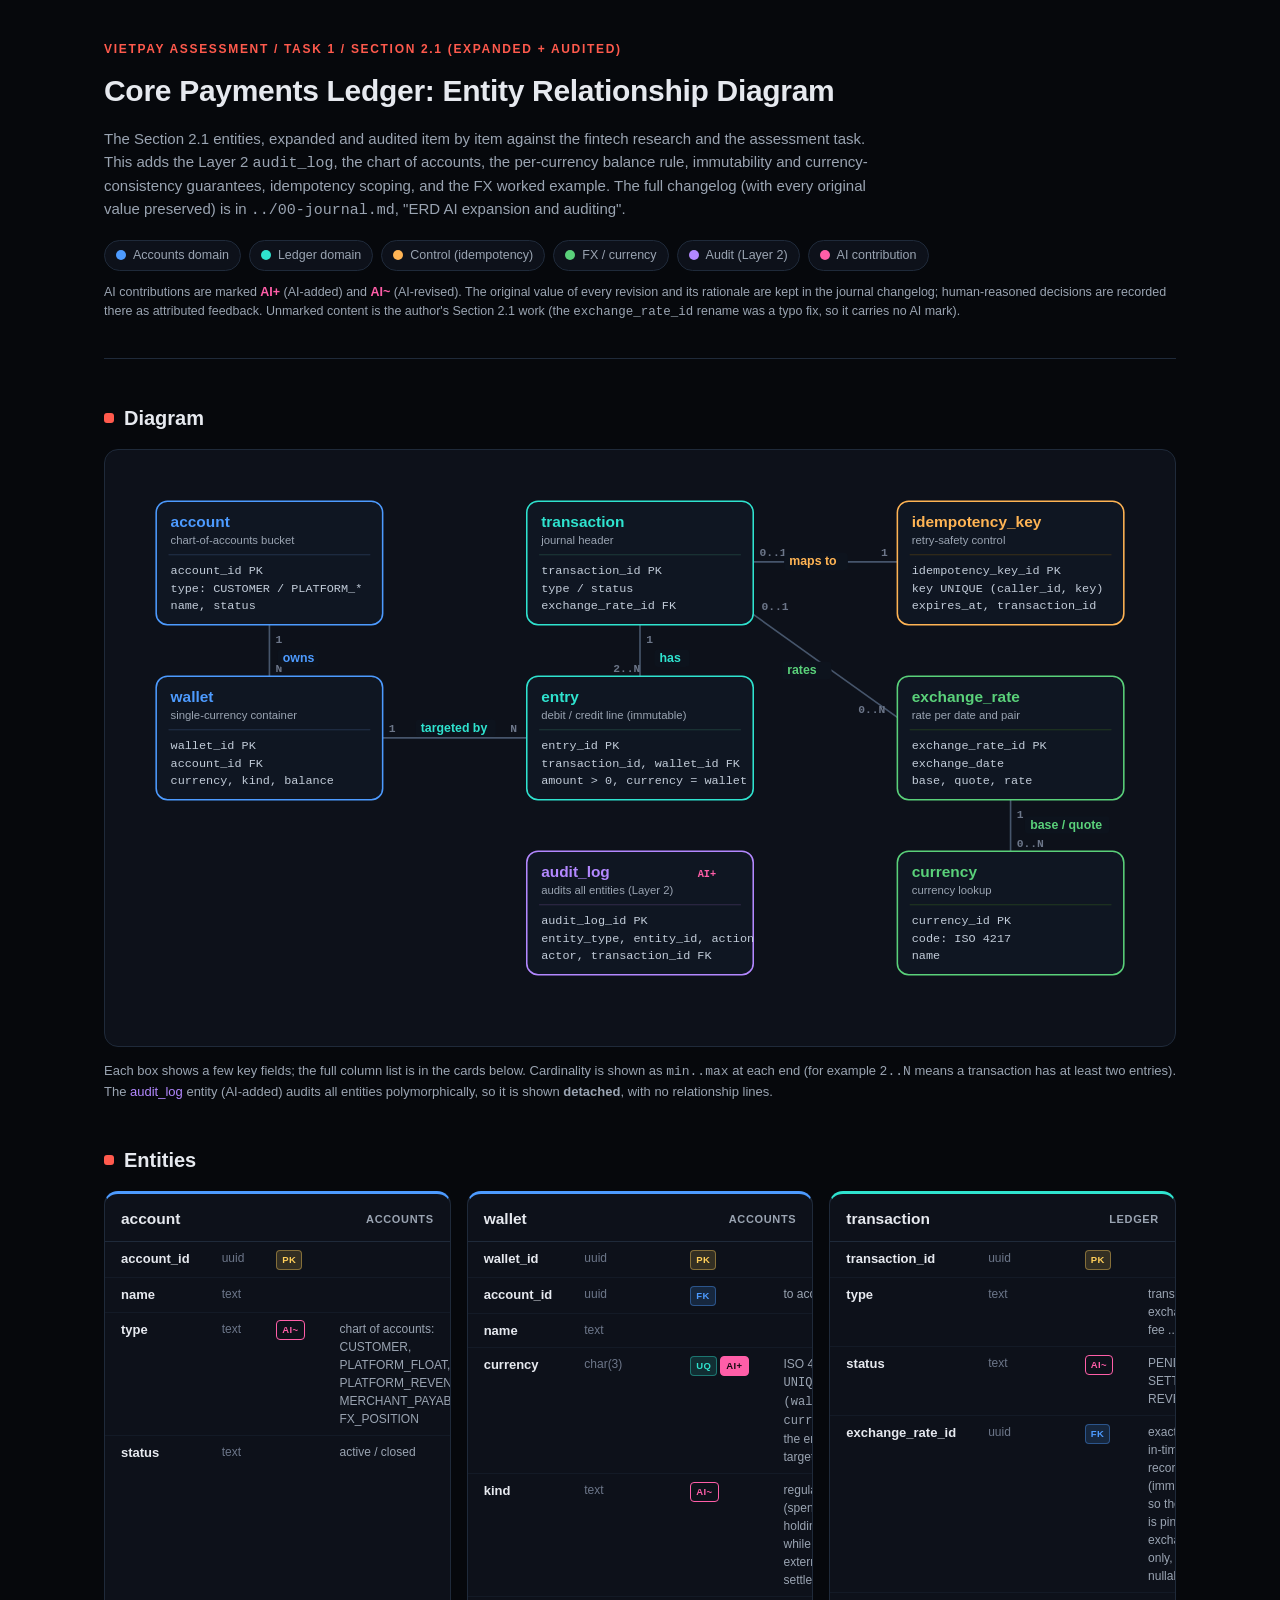
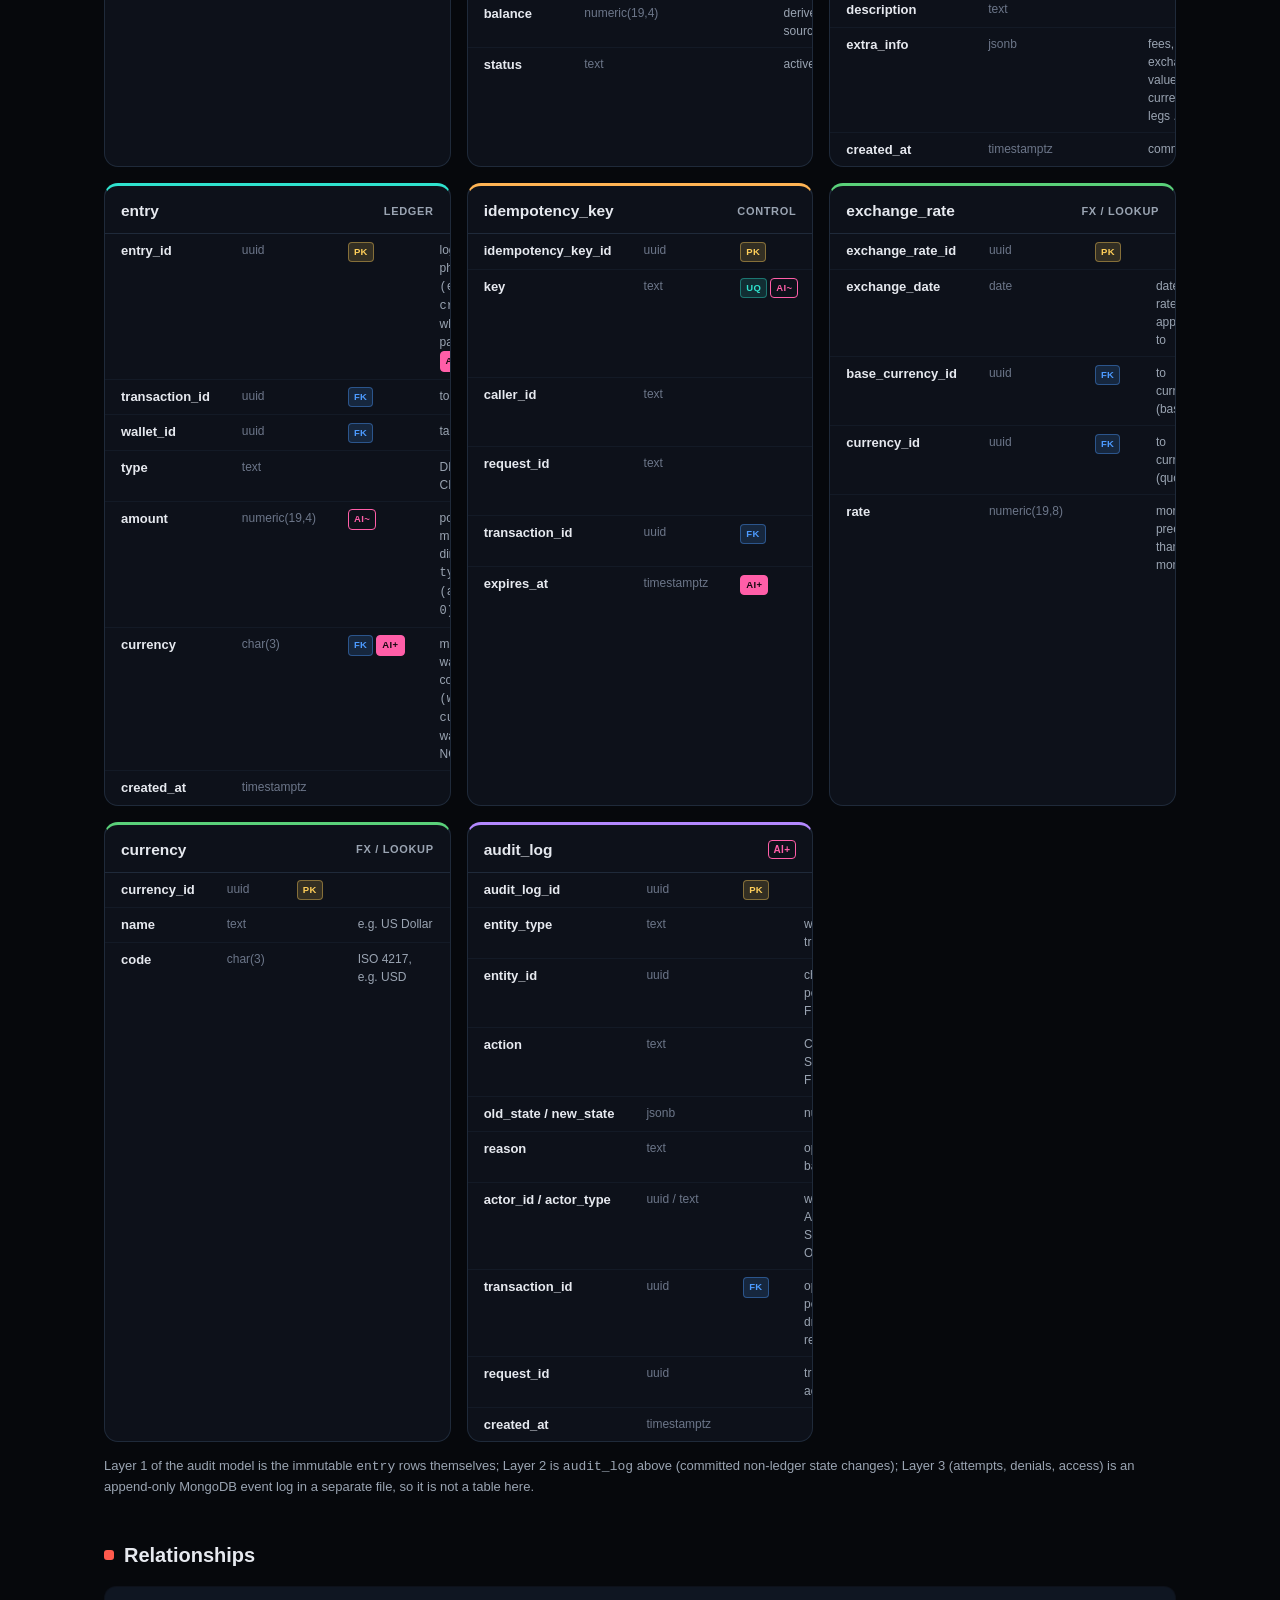
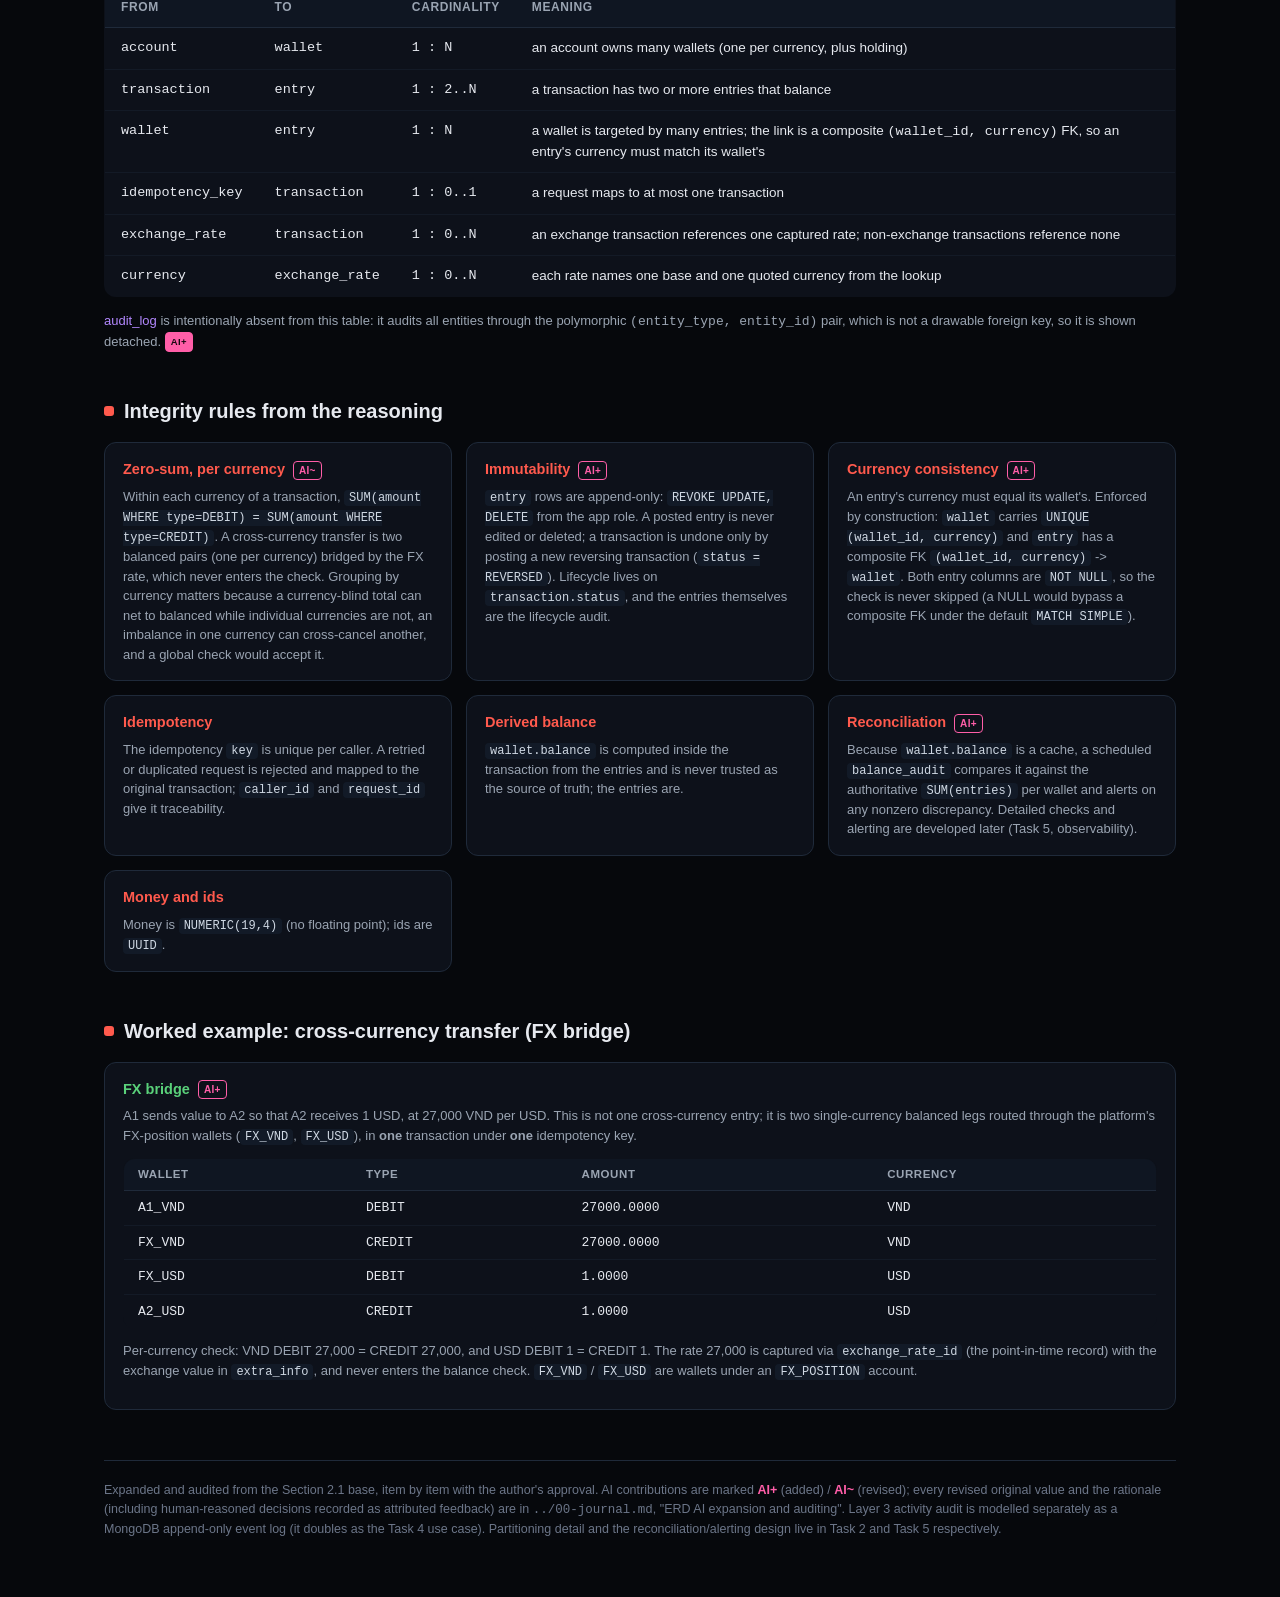
<file: docs/ERD.html>
<!DOCTYPE html>
<html lang="en">
<head>
<meta charset="UTF-8">
<meta name="viewport" content="width=device-width, initial-scale=1.0">
<title>ERD: Core Payments Ledger (expanded + audited)</title>
<style>
  :root{
    --bg:#06080c; --panel:#0d111a; --panel2:#0f1622; --line:#1f2a3a;
    --ink:#e6e9ef; --muted:#9aa4b2; --muteder:#6c7689;
    --accounts:#4d9bff; --ledger:#2fe3cf; --control:#ffb454; --fx:#5ad17a; --audit:#b388ff;
    --pk:#ffcf5a; --fk:#4d9bff; --uq:#2fe3cf; --nn:#8b97a8;
    --red:#ff5a4d; --ai:#ff5ea8;
  }
  *{box-sizing:border-box}
  html,body{margin:0;padding:0;background:var(--bg);color:var(--ink);
    font-family:-apple-system,BlinkMacSystemFont,"Segoe UI",Roboto,Helvetica,Arial,sans-serif;
    line-height:1.5;-webkit-font-smoothing:antialiased}
  code,.mono{font-family:"JetBrains Mono",ui-monospace,SFMono-Regular,Menlo,Consolas,monospace}
  .wrap{max-width:1120px;margin:0 auto;padding:40px 24px 80px}
  header.top{border-bottom:1px solid var(--line);padding-bottom:24px;margin-bottom:28px}
  .eyebrow{font-size:12px;letter-spacing:.14em;text-transform:uppercase;color:var(--red);font-weight:700}
  h1{font-size:30px;margin:10px 0 8px;font-weight:800;letter-spacing:-.01em}
  .sub{color:var(--muted);font-size:15px;max-width:780px}
  h2{font-size:20px;margin:44px 0 16px;font-weight:700;display:flex;align-items:center;gap:10px}
  h2::before{content:"";width:10px;height:10px;border-radius:3px;background:var(--red)}
  .legend{display:flex;flex-wrap:wrap;gap:8px;margin-top:18px}
  .chip{display:inline-flex;align-items:center;gap:7px;font-size:12.5px;color:var(--muted);
    background:var(--panel);border:1px solid var(--line);border-radius:999px;padding:5px 11px}
  .dot{width:10px;height:10px;border-radius:50%}
  .ainote{margin-top:12px;font-size:12.5px;color:var(--muted)}
  .ainote b{color:var(--ai)}
  /* diagram */
  .diagram{background:var(--panel);border:1px solid var(--line);border-radius:14px;padding:10px;overflow:auto}
  .diagram svg{display:block;min-width:980px;width:100%;height:auto}
  /* cards */
  .grid{display:grid;grid-template-columns:repeat(auto-fill,minmax(330px,1fr));gap:16px}
  .card{background:var(--panel);border:1px solid var(--line);border-radius:14px;overflow:hidden;
    border-top:3px solid var(--c,#888)}
  .card h3{margin:0;padding:13px 16px 11px;font-size:15.5px;font-weight:700;display:flex;
    justify-content:space-between;align-items:center;gap:8px;border-bottom:1px solid var(--line)}
  .card h3 .role{font-size:11px;font-weight:600;color:var(--muted);text-transform:uppercase;letter-spacing:.06em}
  .card h3 .ai{font-size:10px;font-weight:800;color:var(--ai);border:1px solid var(--ai);
    border-radius:4px;padding:1px 5px;letter-spacing:.03em}
  table{width:100%;border-collapse:collapse;font-size:13px}
  td{padding:7px 16px;border-bottom:1px solid #131a26;vertical-align:top}
  tr:last-child td{border-bottom:0}
  .col{color:var(--ink);font-weight:600;white-space:nowrap}
  .typ{color:var(--muteder);font-size:12px;white-space:nowrap}
  .note{color:var(--muted);font-size:12px}
  .badges{white-space:nowrap}
  .b{display:inline-block;font-size:9.5px;font-weight:800;letter-spacing:.04em;
    padding:2px 5px;border-radius:4px;margin-right:3px;vertical-align:middle}
  .b.pk{background:rgba(255,207,90,.16);color:var(--pk);border:1px solid rgba(255,207,90,.4)}
  .b.fk{background:rgba(77,155,255,.16);color:var(--fk);border:1px solid rgba(77,155,255,.4)}
  .b.uq{background:rgba(47,227,207,.14);color:var(--uq);border:1px solid rgba(47,227,207,.4)}
  .b.aiadd{background:var(--ai);color:#180810;border:1px solid var(--ai)}
  .b.airev{background:transparent;color:var(--ai);border:1px solid var(--ai)}
  /* rules */
  .inv{display:grid;grid-template-columns:repeat(auto-fill,minmax(330px,1fr));gap:14px}
  .ic{background:var(--panel);border:1px solid var(--line);border-radius:12px;padding:16px 18px}
  .ic h4{margin:0 0 6px;font-size:14.5px;color:var(--red);display:flex;align-items:center;gap:8px}
  .ic h4 .ai{font-size:10px;font-weight:800;color:var(--ai);border:1px solid var(--ai);
    border-radius:4px;padding:1px 5px;letter-spacing:.03em}
  .ic p{margin:0;font-size:13px;color:var(--muted)}
  .ic code{color:#cfd8e3;background:#121a27;padding:1px 5px;border-radius:4px;font-size:12px}
  /* rel table */
  .rel{width:100%;border-collapse:collapse;background:var(--panel);border:1px solid var(--line);
    border-radius:12px;overflow:hidden;font-size:13.5px}
  .rel th{text-align:left;padding:11px 16px;background:var(--panel2);color:var(--muted);
    font-weight:600;font-size:12px;text-transform:uppercase;letter-spacing:.05em;border-bottom:1px solid var(--line)}
  .rel td{padding:10px 16px;border-bottom:1px solid #131a26}
  .rel tr:last-child td{border-bottom:0}
  .card-disc{color:var(--muted);font-size:13px;margin-top:14px}
  /* worked example */
  .ex{background:var(--panel);border:1px solid var(--line);border-radius:12px;padding:16px 18px;margin-top:4px}
  .ex h4{margin:0 0 6px;font-size:14.5px;color:var(--fx);display:flex;align-items:center;gap:8px}
  .ex h4 .ai{font-size:10px;font-weight:800;color:var(--ai);border:1px solid var(--ai);
    border-radius:4px;padding:1px 5px;letter-spacing:.03em}
  .ex p{margin:0 0 12px;font-size:13px;color:var(--muted)}
  .ex code{color:#cfd8e3;background:#121a27;padding:1px 5px;border-radius:4px;font-size:12px}
  .ex table{font-size:13px}
  .ex th{text-align:left;padding:7px 14px;background:var(--panel2);color:var(--muted);font-size:11.5px;
    text-transform:uppercase;letter-spacing:.05em;border-bottom:1px solid var(--line)}
  .ex td{padding:7px 14px}
  footer{margin-top:50px;padding-top:20px;border-top:1px solid var(--line);color:var(--muteder);font-size:12.5px}
  /* svg text helpers */
  .e-title{font:700 15px -apple-system,"Segoe UI",sans-serif}
  .e-role{font:11px -apple-system,"Segoe UI",sans-serif;fill:var(--muted)}
  .e-field{font:500 11.5px "JetBrains Mono",ui-monospace,Menlo,monospace;fill:#c2ccd9}
  .verb{font:600 12px -apple-system,"Segoe UI",sans-serif}
  .card-n{font:700 11px "JetBrains Mono",ui-monospace,monospace;fill:var(--muteder)}
  .ai-tag{font:800 10px "JetBrains Mono",ui-monospace,monospace;fill:var(--ai)}
</style>
</head>
<body>
<div class="wrap">

  <header class="top">
    <div class="eyebrow">VietPay Assessment / Task 1 / Section 2.1 (expanded + audited)</div>
    <h1>Core Payments Ledger: Entity Relationship Diagram</h1>
    <p class="sub">The Section 2.1 entities, expanded and audited item by item against the fintech research
    and the assessment task. This adds the Layer 2 <code>audit_log</code>, the chart of accounts, the
    per-currency balance rule, immutability and currency-consistency guarantees, idempotency scoping, and
    the FX worked example. The full changelog (with every original value preserved) is in
    <code>../00-journal.md</code>, "ERD AI expansion and auditing".</p>
    <div class="legend">
      <span class="chip"><span class="dot" style="background:var(--accounts)"></span>Accounts domain</span>
      <span class="chip"><span class="dot" style="background:var(--ledger)"></span>Ledger domain</span>
      <span class="chip"><span class="dot" style="background:var(--control)"></span>Control (idempotency)</span>
      <span class="chip"><span class="dot" style="background:var(--fx)"></span>FX / currency</span>
      <span class="chip"><span class="dot" style="background:var(--audit)"></span>Audit (Layer 2)</span>
      <span class="chip"><span class="dot" style="background:var(--ai)"></span>AI contribution</span>
    </div>
    <p class="ainote">AI contributions are marked <b>AI+</b> (AI-added) and <b>AI~</b> (AI-revised). The
    original value of every revision and its rationale are kept in the journal changelog; human-reasoned
    decisions are recorded there as attributed feedback. Unmarked content is the author's Section 2.1 work
    (the <code>exchange_rate_id</code> rename was a typo fix, so it carries no AI mark).</p>
  </header>

  <h2>Diagram</h2>
  <div class="diagram">
    <svg viewBox="0 0 1020 560" role="img" aria-label="Entity relationship diagram of the expanded core payments ledger">

      <!-- ===================== CONNECTORS (drawn first, under boxes) ===================== -->
      <g stroke="#46556b" stroke-width="1.6" fill="none">
        <!-- account -> wallet -->
        <line x1="150" y1="160" x2="150" y2="210"/>
        <!-- transaction -> entry -->
        <line x1="510" y1="160" x2="510" y2="210"/>
        <!-- wallet -> entry -->
        <line x1="260" y1="270" x2="400" y2="270"/>
        <!-- idempotency_key -> transaction -->
        <line x1="760" y1="99" x2="620" y2="99"/>
        <!-- exchange_rate -> transaction -->
        <line x1="760" y1="250" x2="620" y2="150"/>
        <!-- currency -> exchange_rate -->
        <line x1="870" y1="380" x2="870" y2="330"/>
      </g>

      <!-- ===================== CARDINALITY + VERB LABELS ===================== -->
      <g class="card-n">
        <text x="156" y="178">1</text>      <text x="156" y="206">N</text>
        <text x="516" y="178">1</text>      <text x="484" y="206">2..N</text>
        <text x="266" y="264">1</text>      <text x="384" y="264">N</text>
        <text x="744" y="93">1</text>       <text x="626" y="93">0..1</text>
        <text x="722" y="246">0..N</text>   <text x="628" y="146">0..1</text>
        <text x="876" y="348">1</text>      <text x="876" y="376">0..N</text>
      </g>
      <g>
        <g><rect x="158" y="184" width="40" height="17" rx="4" fill="#0d131d"/>
           <text class="verb" x="163" y="196" fill="var(--accounts)">owns</text></g>
        <g><rect x="524" y="184" width="34" height="17" rx="4" fill="#0d131d"/>
           <text class="verb" x="529" y="196" fill="var(--ledger)">has</text></g>
        <g><rect x="292" y="252" width="78" height="17" rx="4" fill="#0d131d"/>
           <text class="verb" x="297" y="264" fill="var(--ledger)">targeted by</text></g>
        <g><rect x="650" y="90" width="62" height="17" rx="4" fill="#0d131d"/>
           <text class="verb" x="655" y="102" fill="var(--control)">maps to</text></g>
        <g><rect x="648" y="196" width="48" height="17" rx="4" fill="#0d131d"/>
           <text class="verb" x="653" y="208" fill="var(--fx)">rates</text></g>
        <g><rect x="884" y="346" width="82" height="17" rx="4" fill="#0d131d"/>
           <text class="verb" x="889" y="358" fill="var(--fx)">base / quote</text></g>
      </g>

      <!-- ===================== ENTITY BOXES ===================== -->
      <!-- account -->
      <g>
        <rect x="40" y="40" width="220" height="120" rx="11" fill="var(--panel2)" stroke="var(--accounts)" stroke-width="1.5"/>
        <text class="e-title" x="54" y="65" fill="var(--accounts)">account</text>
        <text class="e-role" x="54" y="82">chart-of-accounts bucket</text>
        <line x1="52" y1="92" x2="248" y2="92" stroke="#22304a"/>
        <text class="e-field" x="54" y="111">account_id  PK</text>
        <text class="e-field" x="54" y="128">type: CUSTOMER / PLATFORM_*</text>
        <text class="e-field" x="54" y="145">name, status</text>
      </g>
      <!-- wallet -->
      <g>
        <rect x="40" y="210" width="220" height="120" rx="11" fill="var(--panel2)" stroke="var(--accounts)" stroke-width="1.5"/>
        <text class="e-title" x="54" y="235" fill="var(--accounts)">wallet</text>
        <text class="e-role" x="54" y="252">single-currency container</text>
        <line x1="52" y1="262" x2="248" y2="262" stroke="#22304a"/>
        <text class="e-field" x="54" y="281">wallet_id  PK</text>
        <text class="e-field" x="54" y="298">account_id  FK</text>
        <text class="e-field" x="54" y="315">currency, kind, balance</text>
      </g>
      <!-- transaction -->
      <g>
        <rect x="400" y="40" width="220" height="120" rx="11" fill="var(--panel2)" stroke="var(--ledger)" stroke-width="1.5"/>
        <text class="e-title" x="414" y="65" fill="var(--ledger)">transaction</text>
        <text class="e-role" x="414" y="82">journal header</text>
        <line x1="412" y1="92" x2="608" y2="92" stroke="#1d3a39"/>
        <text class="e-field" x="414" y="111">transaction_id  PK</text>
        <text class="e-field" x="414" y="128">type / status</text>
        <text class="e-field" x="414" y="145">exchange_rate_id  FK</text>
      </g>
      <!-- entry -->
      <g>
        <rect x="400" y="210" width="220" height="120" rx="11" fill="var(--panel2)" stroke="var(--ledger)" stroke-width="1.5"/>
        <text class="e-title" x="414" y="235" fill="var(--ledger)">entry</text>
        <text class="e-role" x="414" y="252">debit / credit line (immutable)</text>
        <line x1="412" y1="262" x2="608" y2="262" stroke="#1d3a39"/>
        <text class="e-field" x="414" y="281">entry_id  PK</text>
        <text class="e-field" x="414" y="298">transaction_id, wallet_id  FK</text>
        <text class="e-field" x="414" y="315">amount &gt; 0, currency = wallet</text>
      </g>
      <!-- audit_log -->
      <g>
        <rect x="400" y="380" width="220" height="120" rx="11" fill="var(--panel2)" stroke="var(--audit)" stroke-width="1.5"/>
        <text class="e-title" x="414" y="405" fill="var(--audit)">audit_log</text>
        <text class="ai-tag" x="566" y="405">AI+</text>
        <text class="e-role" x="414" y="422">audits all entities (Layer 2)</text>
        <line x1="412" y1="432" x2="608" y2="432" stroke="#322a4a"/>
        <text class="e-field" x="414" y="451">audit_log_id  PK</text>
        <text class="e-field" x="414" y="468">entity_type, entity_id, action</text>
        <text class="e-field" x="414" y="485">actor, transaction_id  FK</text>
      </g>
      <!-- idempotency_key -->
      <g>
        <rect x="760" y="40" width="220" height="120" rx="11" fill="var(--panel2)" stroke="var(--control)" stroke-width="1.5"/>
        <text class="e-title" x="774" y="65" fill="var(--control)">idempotency_key</text>
        <text class="e-role" x="774" y="82">retry-safety control</text>
        <line x1="772" y1="92" x2="968" y2="92" stroke="#3a2f17"/>
        <text class="e-field" x="774" y="111">idempotency_key_id  PK</text>
        <text class="e-field" x="774" y="128">key  UNIQUE (caller_id, key)</text>
        <text class="e-field" x="774" y="145">expires_at, transaction_id</text>
      </g>
      <!-- exchange_rate -->
      <g>
        <rect x="760" y="210" width="220" height="120" rx="11" fill="var(--panel2)" stroke="var(--fx)" stroke-width="1.5"/>
        <text class="e-title" x="774" y="235" fill="var(--fx)">exchange_rate</text>
        <text class="e-role" x="774" y="252">rate per date and pair</text>
        <line x1="772" y1="262" x2="968" y2="262" stroke="#21381f"/>
        <text class="e-field" x="774" y="281">exchange_rate_id  PK</text>
        <text class="e-field" x="774" y="298">exchange_date</text>
        <text class="e-field" x="774" y="315">base, quote, rate</text>
      </g>
      <!-- currency -->
      <g>
        <rect x="760" y="380" width="220" height="120" rx="11" fill="var(--panel2)" stroke="var(--fx)" stroke-width="1.5"/>
        <text class="e-title" x="774" y="405" fill="var(--fx)">currency</text>
        <text class="e-role" x="774" y="422">currency lookup</text>
        <line x1="772" y1="432" x2="968" y2="432" stroke="#21381f"/>
        <text class="e-field" x="774" y="451">currency_id  PK</text>
        <text class="e-field" x="774" y="468">code: ISO 4217</text>
        <text class="e-field" x="774" y="485">name</text>
      </g>
    </svg>
  </div>
  <p class="card-disc">Each box shows a few key fields; the full column list is in the cards below.
  Cardinality is shown as <code>min..max</code> at each end (for example <code>2..N</code> means a
  transaction has at least two entries). The <span style="color:var(--audit)">audit_log</span> entity
  (AI-added) audits all entities polymorphically, so it is shown <b>detached</b>, with no relationship lines.</p>

  <h2>Entities</h2>
  <div class="grid">

    <div class="card" style="--c:var(--accounts)">
      <h3>account <span class="role">accounts</span></h3>
      <table>
        <tr><td class="col">account_id</td><td class="typ">uuid</td><td class="badges"><span class="b pk">PK</span></td><td></td></tr>
        <tr><td class="col">name</td><td class="typ">text</td><td></td><td></td></tr>
        <tr><td class="col">type</td><td class="typ">text</td><td class="badges"><span class="b airev">AI~</span></td><td class="note">chart of accounts: CUSTOMER, PLATFORM_FLOAT, PLATFORM_REVENUE, MERCHANT_PAYABLE, FX_POSITION</td></tr>
        <tr><td class="col">status</td><td class="typ">text</td><td></td><td class="note">active / closed</td></tr>
      </table>
    </div>

    <div class="card" style="--c:var(--accounts)">
      <h3>wallet <span class="role">accounts</span></h3>
      <table>
        <tr><td class="col">wallet_id</td><td class="typ">uuid</td><td class="badges"><span class="b pk">PK</span></td><td></td></tr>
        <tr><td class="col">account_id</td><td class="typ">uuid</td><td class="badges"><span class="b fk">FK</span></td><td class="note">to account</td></tr>
        <tr><td class="col">name</td><td class="typ">text</td><td></td><td></td></tr>
        <tr><td class="col">currency</td><td class="typ">char(3)</td><td class="badges"><span class="b uq">UQ</span><span class="b aiadd">AI+</span></td><td class="note">ISO 4217; <code>UNIQUE (wallet_id, currency)</code> is the entry FK target</td></tr>
        <tr><td class="col">kind</td><td class="typ">text</td><td class="badges"><span class="b airev">AI~</span></td><td class="note">regular (spendable) / holding (held while an external flow settles)</td></tr>
        <tr><td class="col">balance</td><td class="typ">numeric(19,4)</td><td></td><td class="note">derived; never source of truth</td></tr>
        <tr><td class="col">status</td><td class="typ">text</td><td></td><td class="note">active / closed</td></tr>
      </table>
    </div>

    <div class="card" style="--c:var(--ledger)">
      <h3>transaction <span class="role">ledger</span></h3>
      <table>
        <tr><td class="col">transaction_id</td><td class="typ">uuid</td><td class="badges"><span class="b pk">PK</span></td><td></td></tr>
        <tr><td class="col">type</td><td class="typ">text</td><td></td><td class="note">transfer / exchange / fee ...</td></tr>
        <tr><td class="col">status</td><td class="typ">text</td><td class="badges"><span class="b airev">AI~</span></td><td class="note">PENDING / SETTLED / REVERSED</td></tr>
        <tr><td class="col">exchange_rate_id</td><td class="typ">uuid</td><td class="badges"><span class="b fk">FK</span></td><td class="note">exact point-in-time rate record (immutable, so the rate is pinned); exchange only, nullable</td></tr>
        <tr><td class="col">description</td><td class="typ">text</td><td></td><td></td></tr>
        <tr><td class="col">extra_info</td><td class="typ">jsonb</td><td></td><td class="note">fees, exchange value, multi-currency legs ...</td></tr>
        <tr><td class="col">created_at</td><td class="typ">timestamptz</td><td></td><td class="note">commit time</td></tr>
      </table>
    </div>

    <div class="card" style="--c:var(--ledger)">
      <h3>entry <span class="role">ledger</span></h3>
      <table>
        <tr><td class="col">entry_id</td><td class="typ">uuid</td><td class="badges"><span class="b pk">PK</span></td><td class="note">logical PK; physical PK is <code>(entry_id, created_at)</code> when partitioned <span class="b aiadd">AI+</span></td></tr>
        <tr><td class="col">transaction_id</td><td class="typ">uuid</td><td class="badges"><span class="b fk">FK</span></td><td class="note">to transaction</td></tr>
        <tr><td class="col">wallet_id</td><td class="typ">uuid</td><td class="badges"><span class="b fk">FK</span></td><td class="note">target wallet</td></tr>
        <tr><td class="col">type</td><td class="typ">text</td><td></td><td class="note">DEBIT or CREDIT</td></tr>
        <tr><td class="col">amount</td><td class="typ">numeric(19,4)</td><td class="badges"><span class="b airev">AI~</span></td><td class="note">positive magnitude; direction is in <code>type</code>; <code>CHECK (amount &gt; 0)</code></td></tr>
        <tr><td class="col">currency</td><td class="typ">char(3)</td><td class="badges"><span class="b fk">FK</span><span class="b aiadd">AI+</span></td><td class="note">must equal the wallet's; composite FK <code>(wallet_id, currency)</code> -&gt; wallet, both NOT NULL</td></tr>
        <tr><td class="col">created_at</td><td class="typ">timestamptz</td><td></td><td></td></tr>
      </table>
    </div>

    <div class="card" style="--c:var(--control)">
      <h3>idempotency_key <span class="role">control</span></h3>
      <table>
        <tr><td class="col">idempotency_key_id</td><td class="typ">uuid</td><td class="badges"><span class="b pk">PK</span></td><td></td></tr>
        <tr><td class="col">key</td><td class="typ">text</td><td class="badges"><span class="b uq">UQ</span><span class="b airev">AI~</span></td><td class="note">unique per caller: <code>UNIQUE (caller_id, key)</code>; a duplicate is rejected</td></tr>
        <tr><td class="col">caller_id</td><td class="typ">text</td><td></td><td class="note">request initiator; part of the unique key</td></tr>
        <tr><td class="col">request_id</td><td class="typ">text</td><td></td><td class="note">API request id, distinct from the key</td></tr>
        <tr><td class="col">transaction_id</td><td class="typ">uuid</td><td class="badges"><span class="b fk">FK</span></td><td class="note">the successful transaction</td></tr>
        <tr><td class="col">expires_at</td><td class="typ">timestamptz</td><td class="badges"><span class="b aiadd">AI+</span></td><td class="note">retention window; a cleanup/watchdog job sweeps expired keys (operational, not correctness)</td></tr>
      </table>
    </div>

    <div class="card" style="--c:var(--fx)">
      <h3>exchange_rate <span class="role">fx / lookup</span></h3>
      <table>
        <tr><td class="col">exchange_rate_id</td><td class="typ">uuid</td><td class="badges"><span class="b pk">PK</span></td><td></td></tr>
        <tr><td class="col">exchange_date</td><td class="typ">date</td><td></td><td class="note">date the rate applies to</td></tr>
        <tr><td class="col">base_currency_id</td><td class="typ">uuid</td><td class="badges"><span class="b fk">FK</span></td><td class="note">to currency (base)</td></tr>
        <tr><td class="col">currency_id</td><td class="typ">uuid</td><td class="badges"><span class="b fk">FK</span></td><td class="note">to currency (quoted)</td></tr>
        <tr><td class="col">rate</td><td class="typ">numeric(19,8)</td><td></td><td class="note">more precision than money</td></tr>
      </table>
    </div>

    <div class="card" style="--c:var(--fx)">
      <h3>currency <span class="role">fx / lookup</span></h3>
      <table>
        <tr><td class="col">currency_id</td><td class="typ">uuid</td><td class="badges"><span class="b pk">PK</span></td><td></td></tr>
        <tr><td class="col">name</td><td class="typ">text</td><td></td><td class="note">e.g. US Dollar</td></tr>
        <tr><td class="col">code</td><td class="typ">char(3)</td><td></td><td class="note">ISO 4217, e.g. USD</td></tr>
      </table>
    </div>

    <div class="card" style="--c:var(--audit)">
      <h3>audit_log <span class="ai">AI+</span></h3>
      <table>
        <tr><td class="col">audit_log_id</td><td class="typ">uuid</td><td class="badges"><span class="b pk">PK</span></td><td></td></tr>
        <tr><td class="col">entity_type</td><td class="typ">text</td><td></td><td class="note">wallet, account, transaction ...</td></tr>
        <tr><td class="col">entity_id</td><td class="typ">uuid</td><td></td><td class="note">changed row; polymorphic, so not a FK</td></tr>
        <tr><td class="col">action</td><td class="typ">text</td><td></td><td class="note">CREATED, STATUS_CHANGED, FROZEN ...</td></tr>
        <tr><td class="col">old_state / new_state</td><td class="typ">jsonb</td><td></td><td class="note">null on create</td></tr>
        <tr><td class="col">reason</td><td class="typ">text</td><td></td><td class="note">ops_manual_review, bank_declined ...</td></tr>
        <tr><td class="col">actor_id / actor_type</td><td class="typ">uuid / text</td><td></td><td class="note">who caused it: ACCOUNT / SERVICE / OPS_USER</td></tr>
        <tr><td class="col">transaction_id</td><td class="typ">uuid</td><td class="badges"><span class="b fk">FK</span></td><td class="note">optional operation pointer, nullable; not drawn as a relationship</td></tr>
        <tr><td class="col">request_id</td><td class="typ">uuid</td><td></td><td class="note">trace to the Layer 3 activity event</td></tr>
        <tr><td class="col">created_at</td><td class="typ">timestamptz</td><td></td><td></td></tr>
      </table>
    </div>

  </div>

  <p class="card-disc">Layer 1 of the audit model is the immutable <code>entry</code> rows themselves; Layer 2
  is <code>audit_log</code> above (committed non-ledger state changes); Layer 3 (attempts, denials, access)
  is an append-only MongoDB event log in a separate file, so it is not a table here.</p>

  <h2>Relationships</h2>
  <table class="rel">
    <tr><th>From</th><th>To</th><th>Cardinality</th><th>Meaning</th></tr>
    <tr><td class="mono">account</td><td class="mono">wallet</td><td class="mono">1 : N</td><td>an account owns many wallets (one per currency, plus holding)</td></tr>
    <tr><td class="mono">transaction</td><td class="mono">entry</td><td class="mono">1 : 2..N</td><td>a transaction has two or more entries that balance</td></tr>
    <tr><td class="mono">wallet</td><td class="mono">entry</td><td class="mono">1 : N</td><td>a wallet is targeted by many entries; the link is a composite <code>(wallet_id, currency)</code> FK, so an entry's currency must match its wallet's</td></tr>
    <tr><td class="mono">idempotency_key</td><td class="mono">transaction</td><td class="mono">1 : 0..1</td><td>a request maps to at most one transaction</td></tr>
    <tr><td class="mono">exchange_rate</td><td class="mono">transaction</td><td class="mono">1 : 0..N</td><td>an exchange transaction references one captured rate; non-exchange transactions reference none</td></tr>
    <tr><td class="mono">currency</td><td class="mono">exchange_rate</td><td class="mono">1 : 0..N</td><td>each rate names one base and one quoted currency from the lookup</td></tr>
  </table>
  <p class="card-disc"><span style="color:var(--audit)">audit_log</span> is intentionally absent from
  this table: it audits all entities through the polymorphic <code>(entity_type, entity_id)</code> pair,
  which is not a drawable foreign key, so it is shown detached. <span class="b aiadd">AI+</span></p>

  <h2>Integrity rules from the reasoning</h2>
  <div class="inv">
    <div class="ic"><h4>Zero-sum, per currency <span class="ai">AI~</span></h4>
      <p>Within each currency of a transaction, <code>SUM(amount WHERE type=DEBIT) = SUM(amount WHERE
      type=CREDIT)</code>. A cross-currency transfer is two balanced pairs (one per currency) bridged by the
      FX rate, which never enters the check. Grouping by currency matters because a currency-blind total can
      net to balanced while individual currencies are not, an imbalance in one currency can cross-cancel
      another, and a global check would accept it.</p></div>
    <div class="ic"><h4>Immutability <span class="ai">AI+</span></h4>
      <p><code>entry</code> rows are append-only: <code>REVOKE UPDATE, DELETE</code> from the app role. A
      posted entry is never edited or deleted; a transaction is undone only by posting a new reversing
      transaction (<code>status = REVERSED</code>). Lifecycle lives on <code>transaction.status</code>, and
      the entries themselves are the lifecycle audit.</p></div>
    <div class="ic"><h4>Currency consistency <span class="ai">AI+</span></h4>
      <p>An entry's currency must equal its wallet's. Enforced by construction: <code>wallet</code> carries
      <code>UNIQUE (wallet_id, currency)</code> and <code>entry</code> has a composite FK
      <code>(wallet_id, currency)</code> -&gt; <code>wallet</code>. Both entry columns are <code>NOT NULL</code>,
      so the check is never skipped (a NULL would bypass a composite FK under the default
      <code>MATCH SIMPLE</code>).</p></div>
    <div class="ic"><h4>Idempotency</h4>
      <p>The idempotency <code>key</code> is unique per caller. A retried or duplicated request is rejected
      and mapped to the original transaction; <code>caller_id</code> and <code>request_id</code> give it
      traceability.</p></div>
    <div class="ic"><h4>Derived balance</h4>
      <p><code>wallet.balance</code> is computed inside the transaction from the entries and is never trusted
      as the source of truth; the entries are.</p></div>
    <div class="ic"><h4>Reconciliation <span class="ai">AI+</span></h4>
      <p>Because <code>wallet.balance</code> is a cache, a scheduled <code>balance_audit</code> compares it
      against the authoritative <code>SUM(entries)</code> per wallet and alerts on any nonzero discrepancy.
      Detailed checks and alerting are developed later (Task 5, observability).</p></div>
    <div class="ic"><h4>Money and ids</h4>
      <p>Money is <code>NUMERIC(19,4)</code> (no floating point); ids are <code>UUID</code>.</p></div>
  </div>

  <h2>Worked example: cross-currency transfer (FX bridge)</h2>
  <div class="ex">
    <h4>FX bridge <span class="ai">AI+</span></h4>
    <p>A1 sends value to A2 so that A2 receives 1 USD, at 27,000 VND per USD. This is not one cross-currency
    entry; it is two single-currency balanced legs routed through the platform's FX-position wallets
    (<code>FX_VND</code>, <code>FX_USD</code>), in <b>one</b> transaction under <b>one</b> idempotency key.</p>
    <table class="rel">
      <tr><th>wallet</th><th>type</th><th>amount</th><th>currency</th></tr>
      <tr><td class="mono">A1_VND</td><td class="mono">DEBIT</td><td class="mono">27000.0000</td><td class="mono">VND</td></tr>
      <tr><td class="mono">FX_VND</td><td class="mono">CREDIT</td><td class="mono">27000.0000</td><td class="mono">VND</td></tr>
      <tr><td class="mono">FX_USD</td><td class="mono">DEBIT</td><td class="mono">1.0000</td><td class="mono">USD</td></tr>
      <tr><td class="mono">A2_USD</td><td class="mono">CREDIT</td><td class="mono">1.0000</td><td class="mono">USD</td></tr>
    </table>
    <p style="margin-top:12px">Per-currency check: VND DEBIT 27,000 = CREDIT 27,000, and USD DEBIT 1 = CREDIT 1.
    The rate 27,000 is captured via <code>exchange_rate_id</code> (the point-in-time record) with the
    exchange value in <code>extra_info</code>, and never enters the balance check. <code>FX_VND</code> /
    <code>FX_USD</code> are wallets under an <code>FX_POSITION</code> account.</p>
  </div>

  <footer>
    Expanded and audited from the Section 2.1 base, item by item with the author's approval. AI contributions
    are marked <b style="color:var(--ai)">AI+</b> (added) / <b style="color:var(--ai)">AI~</b> (revised); every
    revised original value and the rationale (including human-reasoned decisions recorded as attributed
    feedback) are in <code>../00-journal.md</code>, "ERD AI expansion and auditing". Layer 3 activity audit is
    modelled separately as a MongoDB append-only event log (it doubles as the Task 4 use case). Partitioning
    detail and the reconciliation/alerting design live in Task 2 and Task 5 respectively.
  </footer>

</div>
</body>
</html>
</file>
<file: artifacts/assets/engine.css>
/* ============================================================
   TIER-0 - Auth-on-PostgreSQL Intelligence Console
   Aesthetic: dark security-ops dossier. Ember(critical/NAB) + Cyan(data/PG).
   Type: Archivo (display) / Hanken Grotesk (body) / JetBrains Mono (code)
   ============================================================ */

:root {
  /* ink + surfaces */
  --bg: #06080c;
  --bg-2: #090c12;
  --panel: #0e131b;
  --panel-2: #121823;
  --panel-3: #161d2a;
  --line: #1d2531;
  --line-2: #2a3543;
  --line-glow: #38465a;

  /* text */
  --txt: #e8ecf3;
  --txt-dim: #9aa6b8;
  --txt-faint: #5f6b7c;

  /* accents */
  --ember: #ff5a4d; /* NAB / critical / tier-0 */
  --ember-2: #ff7a6e;
  --ember-dim: #b23a32;
  --cyan: #2fe3cf; /* data / postgres / confirmed */
  --cyan-2: #6cf0e1;
  --cyan-dim: #16a594;
  --amber: #f6b13c; /* caution / inferred */
  --violet: #9d8cff; /* tertiary / systems */
  --green: #4ddb8b;

  /* glows */
  --glow-ember: rgba(255, 90, 77, 0.18);
  --glow-cyan: rgba(47, 227, 207, 0.14);

  --shadow: 0 18px 50px -20px rgba(0, 0, 0, 0.85);
  --shadow-sm: 0 6px 20px -10px rgba(0, 0, 0, 0.7);

  --r: 14px;
  --r-sm: 9px;

  --sidebar-w: 272px;
  --maxw: 1080px;

  --f-display: "Archivo", "Archivo Expanded", system-ui, sans-serif;
  --f-body: "Hanken Grotesk", system-ui, sans-serif;
  --f-mono: "JetBrains Mono", ui-monospace, monospace;
}

* {
  box-sizing: border-box;
  margin: 0;
  padding: 0;
}
html {
  scroll-behavior: smooth;
}

body {
  font-family: var(--f-body);
  background: var(--bg);
  color: var(--txt);
  line-height: 1.62;
  -webkit-font-smoothing: antialiased;
  overflow-x: hidden;
}

/* ----- atmospheric background ----- */
.bg-fx {
  position: fixed;
  inset: 0;
  z-index: -2;
  pointer-events: none;
}
.bg-fx::before {
  /* grid */
  content: "";
  position: absolute;
  inset: 0;
  background-image:
    linear-gradient(var(--line) 1px, transparent 1px),
    linear-gradient(90deg, var(--line) 1px, transparent 1px);
  background-size: 46px 46px;
  -webkit-mask-image: radial-gradient(
    ellipse 90% 70% at 70% 0%,
    #000 0%,
    transparent 75%
  );
  mask-image: radial-gradient(
    ellipse 90% 70% at 70% 0%,
    #000 0%,
    transparent 75%
  );
  opacity: 0.35;
}
.bg-fx::after {
  /* dual glow */
  content: "";
  position: absolute;
  inset: 0;
  background:
    radial-gradient(680px 460px at 78% -8%, var(--glow-ember), transparent 70%),
    radial-gradient(560px 420px at 8% 8%, var(--glow-cyan), transparent 72%);
}
.grain {
  position: fixed;
  inset: 0;
  z-index: -1;
  pointer-events: none;
  opacity: 0.035;
  mix-blend-mode: overlay;
  background-image: url("data:image/svg+xml,%3Csvg xmlns='http://www.w3.org/2000/svg' width='160' height='160'%3E%3Cfilter id='n'%3E%3CfeTurbulence type='fractalNoise' baseFrequency='.85' numOctaves='3'/%3E%3C/filter%3E%3Crect width='100%25' height='100%25' filter='url(%23n)'/%3E%3C/svg%3E");
}

/* ============================================================ LAYOUT */
.app {
  display: grid;
  grid-template-columns: var(--sidebar-w) 1fr;
  min-height: 100vh;
}

/* ----- sidebar ----- */
.sidebar {
  position: sticky;
  top: 0;
  height: 100vh;
  border-right: 1px solid var(--line);
  background: linear-gradient(180deg, var(--bg-2), var(--bg));
  display: flex;
  flex-direction: column;
  overflow-y: auto;
  z-index: 20;
}
.sidebar::-webkit-scrollbar {
  width: 7px;
}
.sidebar::-webkit-scrollbar-thumb {
  background: var(--line-2);
  border-radius: 4px;
}

.brand {
  padding: 22px 20px 16px;
  border-bottom: 1px solid var(--line);
}
.brand .mark {
  font-family: var(--f-mono);
  font-size: 10px;
  letter-spacing: 0.28em;
  color: var(--ember);
  text-transform: uppercase;
  display: flex;
  align-items: center;
  gap: 7px;
}
.brand .mark .dot {
  width: 7px;
  height: 7px;
  border-radius: 50%;
  background: var(--ember);
  box-shadow: 0 0 0 3px var(--glow-ember);
  animation: pulse 2.4s infinite;
}
@keyframes pulse {
  0%,
  100% {
    opacity: 1;
  }
  50% {
    opacity: 0.35;
  }
}
.brand h1 {
  font-family: var(--f-display);
  font-weight: 800;
  font-size: 23px;
  line-height: 1.05;
  margin-top: 11px;
  letter-spacing: -0.02em;
}
.brand h1 b {
  color: var(--cyan);
  font-weight: 800;
}
.brand .sub {
  font-size: 11.5px;
  color: var(--txt-faint);
  margin-top: 7px;
  font-family: var(--f-mono);
  letter-spacing: 0.02em;
}

.nav {
  padding: 12px 12px 8px;
}
.nav-label {
  font-family: var(--f-mono);
  font-size: 9.5px;
  letter-spacing: 0.26em;
  color: var(--txt-faint);
  text-transform: uppercase;
  padding: 12px 10px 7px;
}
.nav-item {
  display: grid;
  grid-template-columns: 30px 1fr;
  align-items: center;
  gap: 8px;
  padding: 8px 10px;
  border-radius: var(--r-sm);
  cursor: pointer;
  color: var(--txt-dim);
  border: 1px solid transparent;
  transition: 0.18s;
  position: relative;
  user-select: none;
}
.nav-item:hover {
  background: var(--panel);
  color: var(--txt);
  border-color: var(--line);
}
.nav-item.active {
  background: var(--panel-2);
  color: var(--txt);
  border-color: var(--line-2);
}
.nav-item.active::before {
  content: "";
  position: absolute;
  left: -12px;
  top: 14%;
  bottom: 14%;
  width: 3px;
  border-radius: 3px;
  background: var(--accent, var(--cyan));
  box-shadow: 0 0 12px var(--accent, var(--cyan));
}
.nav-item .code {
  font-family: var(--f-mono);
  font-size: 11px;
  font-weight: 600;
  color: var(--accent, var(--cyan));
  text-align: center;
}
.nav-item .ttl {
  font-size: 13.2px;
  font-weight: 500;
  line-height: 1.2;
}
.nav-item .ttl small {
  display: block;
  font-size: 10.5px;
  color: var(--txt-faint);
  font-weight: 400;
}
.nav-item.star .ttl::after {
  content: "★";
  color: var(--amber);
  font-size: 10px;
  margin-left: 5px;
}

.side-foot {
  margin-top: auto;
  padding: 14px 18px 18px;
  border-top: 1px solid var(--line);
  font-family: var(--f-mono);
  font-size: 10.5px;
  color: var(--txt-faint);
  line-height: 1.8;
}
.side-foot b {
  color: var(--txt-dim);
  font-weight: 500;
}

/* ----- main ----- */
.main {
  min-width: 0;
  position: relative;
}
.topbar {
  position: sticky;
  top: 0;
  z-index: 15;
  display: flex;
  align-items: center;
  gap: 16px;
  height: 46px;
  padding: 0 26px;
  border-bottom: 1px solid var(--line);
  background: rgba(8, 10, 15, 0.78);
  backdrop-filter: blur(12px);
  font-family: var(--f-mono);
  font-size: 11px;
  color: var(--txt-faint);
  letter-spacing: 0.04em;
}
.topbar .seg {
  display: flex;
  align-items: center;
  gap: 7px;
}
.topbar .seg b {
  color: var(--txt-dim);
  font-weight: 500;
}
.topbar .seg .v {
  color: var(--cyan);
}
.topbar .seg.crit .v {
  color: var(--ember);
}
.topbar .spacer {
  flex: 1;
}
.topbar .live {
  color: var(--green);
  display: flex;
  align-items: center;
  gap: 6px;
}
.topbar .live::before {
  content: "";
  width: 6px;
  height: 6px;
  border-radius: 50%;
  background: var(--green);
  box-shadow: 0 0 8px var(--green);
  animation: pulse 1.8s infinite;
}

.view {
  display: none;
  padding: 38px 26px 90px;
  max-width: var(--maxw);
  margin: 0 auto;
}
.view.active {
  display: block;
  animation: viewIn 0.5s cubic-bezier(0.2, 0.7, 0.2, 1);
}
@keyframes viewIn {
  from {
    opacity: 0;
    transform: translateY(14px);
  }
  to {
    opacity: 1;
    transform: none;
  }
}

/* ============================================================ HERO / OVERVIEW */
.hero {
  position: relative;
  margin-bottom: 30px;
}
.kicker {
  font-family: var(--f-mono);
  font-size: 11px;
  letter-spacing: 0.26em;
  text-transform: uppercase;
  color: var(--ember);
  display: inline-flex;
  align-items: center;
  gap: 9px;
}
.kicker::before {
  content: "";
  width: 26px;
  height: 1px;
  background: var(--ember);
}
.hero h2 {
  font-family: var(--f-display);
  font-weight: 800;
  font-size: clamp(30px, 5vw, 50px);
  letter-spacing: -0.03em;
  line-height: 1.02;
  margin: 16px 0 0;
}
.hero h2 .g {
  background: linear-gradient(100deg, var(--cyan), var(--cyan-2));
  -webkit-background-clip: text;
  background-clip: text;
  color: transparent;
}
.hero h2 .e {
  color: var(--ember);
}
.hero .lede {
  font-size: 16.5px;
  color: var(--txt-dim);
  max-width: 720px;
  margin-top: 18px;
}
.hero .lede b {
  color: var(--txt);
  font-weight: 600;
}

/* stat tiles */
.stats {
  display: grid;
  grid-template-columns: repeat(4, 1fr);
  gap: 14px;
  margin: 30px 0;
}
.stat {
  background: linear-gradient(160deg, var(--panel-2), var(--panel));
  border: 1px solid var(--line);
  border-radius: var(--r);
  padding: 18px 16px;
  position: relative;
  overflow: hidden;
}
.stat::after {
  content: "";
  position: absolute;
  right: -30px;
  top: -30px;
  width: 90px;
  height: 90px;
  background: radial-gradient(
    circle,
    var(--accent, var(--cyan)),
    transparent 70%
  );
  opacity: 0.14;
}
.stat .n {
  font-family: var(--f-display);
  font-weight: 800;
  font-size: 38px;
  letter-spacing: -0.03em;
  color: var(--accent, var(--cyan));
  line-height: 1;
}
.stat .l {
  font-size: 12px;
  color: var(--txt-dim);
  margin-top: 8px;
  font-weight: 500;
}
.stat .s {
  font-family: var(--f-mono);
  font-size: 10px;
  color: var(--txt-faint);
  margin-top: 3px;
}

/* section heading */
.sec-h {
  display: flex;
  align-items: baseline;
  gap: 13px;
  margin: 42px 0 18px;
}
.sec-h .c {
  font-family: var(--f-mono);
  font-size: 12px;
  color: var(--accent, var(--cyan));
  font-weight: 600;
}
.sec-h h3 {
  font-family: var(--f-display);
  font-weight: 700;
  font-size: 21px;
  letter-spacing: -0.02em;
}
.sec-h .rule {
  flex: 1;
  height: 1px;
  background: linear-gradient(90deg, var(--line-2), transparent);
  align-self: center;
}

/* insight cards */
.insights {
  display: grid;
  grid-template-columns: repeat(2, 1fr);
  gap: 14px;
}
.icard {
  background: var(--panel);
  border: 1px solid var(--line);
  border-radius: var(--r);
  padding: 18px 18px 16px;
  position: relative;
  transition: 0.2s;
  overflow: hidden;
}
.icard:hover {
  border-color: var(--line-glow);
  transform: translateY(-3px);
  box-shadow: var(--shadow-sm);
}
.icard::before {
  content: "";
  position: absolute;
  left: 0;
  top: 0;
  bottom: 0;
  width: 3px;
  background: var(--accent, var(--cyan));
  opacity: 0.8;
}
.icard .ix {
  font-family: var(--f-mono);
  font-size: 11px;
  color: var(--accent, var(--cyan));
  font-weight: 600;
}
.icard h4 {
  font-family: var(--f-display);
  font-weight: 700;
  font-size: 15.5px;
  margin: 8px 0 7px;
  letter-spacing: -0.01em;
}
.icard p {
  font-size: 13.4px;
  color: var(--txt-dim);
}
.icard .ref {
  font-family: var(--f-mono);
  font-size: 10px;
  color: var(--txt-faint);
  margin-top: 9px;
}

/* ============================================================ VIZ PANELS */
.viz {
  background: linear-gradient(170deg, var(--panel-2), var(--panel));
  border: 1px solid var(--line);
  border-radius: var(--r);
  margin: 20px 0;
  overflow: hidden;
  box-shadow: var(--shadow-sm);
}
.viz > .vh {
  display: flex;
  align-items: center;
  gap: 11px;
  padding: 13px 18px;
  border-bottom: 1px solid var(--line);
  background: var(--panel);
}
.viz > .vh .tag {
  font-family: var(--f-mono);
  font-size: 9.5px;
  letter-spacing: 0.16em;
  text-transform: uppercase;
  color: var(--bg);
  background: var(--accent, var(--cyan));
  padding: 3px 8px;
  border-radius: 4px;
  font-weight: 700;
}
.viz > .vh h4 {
  font-family: var(--f-display);
  font-weight: 700;
  font-size: 15px;
  letter-spacing: -0.01em;
}
.viz > .vh .meta {
  margin-left: auto;
  font-family: var(--f-mono);
  font-size: 10px;
  color: var(--txt-faint);
}
.viz .vbody {
  padding: 22px;
}
.viz .vcap {
  padding: 0 18px 16px;
  font-size: 12.5px;
  color: var(--txt-faint);
  border-top: 1px dashed var(--line);
  padding-top: 13px;
}
.viz .vcap b {
  color: var(--txt-dim);
  font-weight: 600;
}
.mermaid {
  display: flex;
  justify-content: center;
  min-height: 60px;
}
.mermaid svg {
  max-width: 100%;
  height: auto;
}
.chart-wrap {
  position: relative;
  height: 340px;
}
.chart-wrap.tall {
  height: 420px;
}

/* viz gallery 2-col for charts */
.viz-grid {
  display: grid;
  grid-template-columns: 1fr 1fr;
  gap: 16px;
}
@media (max-width: 900px) {
  .viz-grid {
    grid-template-columns: 1fr;
  }
}

/* ============================================================ COMPARISON MATRIX */
.matrix-tools {
  display: flex;
  flex-wrap: wrap;
  gap: 8px;
  margin-bottom: 14px;
  align-items: center;
}
.chip {
  font-family: var(--f-mono);
  font-size: 11px;
  padding: 6px 12px;
  border-radius: 20px;
  cursor: pointer;
  border: 1px solid var(--line-2);
  color: var(--txt-dim);
  background: var(--panel);
  transition: 0.15s;
}
.chip:hover {
  border-color: var(--line-glow);
  color: var(--txt);
}
.chip.on {
  background: var(--cyan);
  color: var(--bg);
  border-color: var(--cyan);
  font-weight: 600;
}
.chip.on.ember {
  background: var(--ember);
  border-color: var(--ember);
}
.mtx {
  width: 100%;
  border-collapse: separate;
  border-spacing: 0;
  font-size: 13px;
}
.mtx th,
.mtx td {
  padding: 11px 13px;
  text-align: left;
  border-bottom: 1px solid var(--line);
}
.mtx thead th {
  font-family: var(--f-mono);
  font-size: 10px;
  letter-spacing: 0.1em;
  text-transform: uppercase;
  color: var(--txt-faint);
  position: sticky;
  top: 46px;
  background: var(--bg);
  z-index: 2;
}
.mtx tbody tr {
  transition: 0.15s;
}
.mtx tbody tr:hover {
  background: var(--panel);
}
.mtx td.name {
  font-weight: 600;
  font-family: var(--f-display);
}
.mtx td.name small {
  display: block;
  font-family: var(--f-mono);
  font-weight: 400;
  font-size: 10.5px;
  color: var(--txt-faint);
}
.pill {
  font-family: var(--f-mono);
  font-size: 10.5px;
  padding: 2px 8px;
  border-radius: 5px;
  white-space: nowrap;
}
.pill.pg {
  background: rgba(47, 227, 207, 0.12);
  color: var(--cyan);
  border: 1px solid rgba(47, 227, 207, 0.25);
}
.pill.evt {
  background: rgba(157, 140, 255, 0.12);
  color: var(--violet);
  border: 1px solid rgba(157, 140, 255, 0.25);
}
.pill.no {
  background: rgba(95, 107, 124, 0.12);
  color: var(--txt-faint);
  border: 1px solid var(--line-2);
}
.pill.yes {
  background: rgba(77, 219, 139, 0.12);
  color: var(--green);
  border: 1px solid rgba(77, 219, 139, 0.25);
}

/* ============================================================ DRILL CARDS */
.drill-intro {
  color: var(--txt-dim);
  font-size: 14.5px;
  margin-bottom: 8px;
}
.drill-grid {
  display: grid;
  grid-template-columns: 1fr 1fr;
  gap: 14px;
}
@media (max-width: 900px) {
  .drill-grid {
    grid-template-columns: 1fr;
  }
}
.dcard {
  background: var(--panel);
  border: 1px solid var(--line);
  border-radius: var(--r);
  padding: 0;
  overflow: hidden;
  transition: 0.2s;
}
.dcard:hover {
  border-color: var(--line-glow);
}
.dcard .q {
  padding: 16px 18px;
  cursor: pointer;
  display: flex;
  gap: 12px;
  align-items: flex-start;
}
.dcard .q .qn {
  font-family: var(--f-mono);
  font-size: 12px;
  color: var(--ember);
  font-weight: 700;
  margin-top: 1px;
}
.dcard .q .qt {
  font-family: var(--f-display);
  font-weight: 600;
  font-size: 14.5px;
  line-height: 1.35;
  flex: 1;
}
.dcard .q .tgl {
  font-family: var(--f-mono);
  font-size: 18px;
  color: var(--txt-faint);
  transition: 0.25s;
}
.dcard.open .q .tgl {
  transform: rotate(45deg);
  color: var(--cyan);
}
.dcard .a {
  max-height: 0;
  overflow: hidden;
  transition: max-height 0.4s cubic-bezier(0.2, 0.7, 0.2, 1);
}
.dcard.open .a {
  max-height: 720px;
}
.dcard .a .inner {
  padding: 0 18px 18px;
  border-top: 1px dashed var(--line);
}
.dcard .a .inner .core {
  font-size: 13.6px;
  color: var(--txt);
  margin: 14px 0 10px;
}
.dcard .a .inner .core::before {
  content: "CORE ▸ ";
  font-family: var(--f-mono);
  font-size: 10px;
  color: var(--cyan);
  letter-spacing: 0.1em;
}
.dcard .a .inner ul {
  margin: 6px 0 0 2px;
  padding-left: 16px;
}
.dcard .a .inner li {
  font-size: 12.8px;
  color: var(--txt-dim);
  margin: 4px 0;
}
.dcard .a .inner li::marker {
  color: var(--ember);
}

/* ============================================================ MARKDOWN BODY */
.md {
  font-size: 14.8px;
  color: var(--txt);
}
.md > *:first-child {
  margin-top: 0;
}

/* ---- embedded research figures (official/canonical diagrams) ----
   Source diagrams assume a light page: give them a light panel so black
   strokes/text stay readable on the dark theme. Caption = the em-only
   paragraph right after a figure paragraph. */
.md img {
  display: block;
  max-width: min(100%, 880px);
  height: auto;
  margin: 18px auto 6px;
  background: #eef1f5;
  border: 1px solid var(--line);
  border-radius: var(--r-sm);
  padding: 12px;
  box-shadow: var(--shadow-sm);
}
.md img[src$=".jpg"],
.md img[src$=".jpeg"] {
  background: none;
  padding: 0;
  max-width: 380px;
}
.md p:has(> img) + p:has(> em:only-child) {
  margin: 0 auto 22px;
  max-width: 820px;
  text-align: center;
  font-size: 12px;
  line-height: 1.55;
}
.md p:has(> img) + p:has(> em:only-child) em {
  color: var(--txt-faint);
  font-style: normal;
}
.md p:has(> img) + p:has(> em:only-child) a {
  color: var(--cyan-dim);
}
.md h1 {
  font-family: var(--f-display);
  font-weight: 800;
  font-size: 30px;
  letter-spacing: -0.025em;
  margin: 8px 0 6px;
  line-height: 1.08;
}
.md h2 {
  font-family: var(--f-display);
  font-weight: 700;
  font-size: 21px;
  letter-spacing: -0.02em;
  margin: 34px 0 12px;
  padding-top: 18px;
  border-top: 1px solid var(--line);
}
.md h2:first-of-type {
  border-top: none;
  padding-top: 0;
}
.md h3 {
  font-family: var(--f-display);
  font-weight: 700;
  font-size: 16.5px;
  margin: 22px 0 8px;
  color: var(--cyan-2);
}
.md h4 {
  font-weight: 700;
  font-size: 14.5px;
  margin: 16px 0 6px;
  color: var(--txt);
}
.md p {
  margin: 10px 0;
  color: var(--txt-dim);
}
.md strong {
  color: var(--txt);
  font-weight: 600;
}
.md a {
  color: var(--cyan);
  text-decoration: none;
  border-bottom: 1px solid rgba(47, 227, 207, 0.3);
}
.md a:hover {
  border-color: var(--cyan);
}
.md ul,
.md ol {
  margin: 10px 0 10px 4px;
  padding-left: 20px;
  color: var(--txt-dim);
}
.md li {
  margin: 5px 0;
}
.md li::marker {
  color: var(--cyan-dim);
}
.md hr {
  border: none;
  border-top: 1px solid var(--line);
  margin: 26px 0;
}
.md blockquote {
  border-left: 3px solid var(--ember);
  background: linear-gradient(90deg, var(--glow-ember), transparent);
  padding: 12px 16px;
  margin: 16px 0;
  border-radius: 0 var(--r-sm) var(--r-sm) 0;
  color: var(--txt);
  font-size: 14px;
}
.md blockquote p {
  color: var(--txt);
  margin: 4px 0;
}
.md code {
  font-family: var(--f-mono);
  font-size: 12.5px;
  background: var(--panel-3);
  color: var(--cyan-2);
  padding: 2px 6px;
  border-radius: 5px;
  border: 1px solid var(--line);
}
.md pre {
  background: var(--bg-2);
  border: 1px solid var(--line);
  border-radius: var(--r-sm);
  padding: 14px 16px;
  overflow-x: auto;
  margin: 14px 0;
}
.md pre code {
  background: none;
  border: none;
  padding: 0;
  color: var(--txt-dim);
  font-size: 12.5px;
}

.md table {
  width: 100%;
  border-collapse: separate;
  border-spacing: 0;
  margin: 16px 0;
  font-size: 13px;
  border: 1px solid var(--line);
  border-radius: var(--r-sm);
  overflow: hidden;
}
.md thead th {
  font-family: var(--f-mono);
  font-size: 10.5px;
  letter-spacing: 0.06em;
  text-transform: uppercase;
  color: var(--txt);
  background: var(--panel-2);
  text-align: left;
  padding: 10px 13px;
  border-bottom: 1px solid var(--line-2);
}
.md tbody td {
  padding: 9px 13px;
  border-bottom: 1px solid var(--line);
  color: var(--txt-dim);
  vertical-align: top;
}
.md tbody tr:last-child td {
  border-bottom: none;
}
.md tbody tr:nth-child(even) {
  background: rgba(255, 255, 255, 0.012);
}
.md tbody tr:hover {
  background: var(--panel);
}

/* doc viz strip injected atop a doc */
.docviz {
  margin: 4px 0 30px;
}
.docviz .dvh {
  font-family: var(--f-mono);
  font-size: 10.5px;
  letter-spacing: 0.2em;
  text-transform: uppercase;
  color: var(--amber);
  display: flex;
  align-items: center;
  gap: 9px;
  margin-bottom: 6px;
}
.docviz .dvh::before {
  content: "◢";
  color: var(--amber);
}
.docviz .dvh::after {
  content: "";
  flex: 1;
  height: 1px;
  background: linear-gradient(90deg, var(--line-2), transparent);
}

/* confirmed/inferred legend chips inline */
.legend {
  display: inline-flex;
  gap: 5px;
  align-items: center;
  font-family: var(--f-mono);
  font-size: 10.5px;
}
.legend .b {
  width: 9px;
  height: 9px;
  border-radius: 2px;
}

/* scrollbar (main) */
.main ::-webkit-scrollbar {
  height: 9px;
  width: 9px;
}
.main ::-webkit-scrollbar-thumb {
  background: var(--line-2);
  border-radius: 5px;
}

/* responsive */
@media (max-width: 880px) {
  .app {
    grid-template-columns: 1fr;
  }
  .sidebar {
    position: fixed;
    left: 0;
    top: 0;
    transform: translateX(-100%);
    transition: 0.3s;
    width: 86%;
    max-width: 320px;
    box-shadow: var(--shadow);
  }
  .sidebar.open {
    transform: none;
  }
  .stats {
    grid-template-columns: 1fr 1fr;
  }
  .insights,
  .viz-grid,
  .drill-grid {
    grid-template-columns: 1fr;
  }
  .menu-btn {
    display: inline-flex !important;
  }
}
.menu-btn {
  display: none;
  align-items: center;
  justify-content: center;
  width: 32px;
  height: 30px;
  border: 1px solid var(--line-2);
  border-radius: 7px;
  background: var(--panel);
  color: var(--txt);
  cursor: pointer;
  font-size: 15px;
}

/* print */
@media print {
  .sidebar,
  .topbar,
  .menu-btn,
  .docviz,
  .viz {
    break-inside: avoid;
  }
  .app {
    grid-template-columns: 1fr;
  }
  body {
    background: #fff;
    color: #111;
  }
}

/* ============================================================ GLOSSARY */
.gl-tools {
  margin: 20px 0 12px;
}
.gl-search {
  width: 100%;
  padding: 14px 18px;
  font-family: var(--f-body);
  font-size: 15px;
  color: var(--txt);
  background: var(--panel);
  border: 1px solid var(--line-2);
  border-radius: var(--r);
  outline: none;
  transition: 0.16s;
}
.gl-search:focus {
  border-color: var(--cyan);
  box-shadow: 0 0 0 3px var(--glow-cyan);
  background: var(--panel-2);
}
.gl-search::placeholder {
  color: var(--txt-faint);
}
.gl-chips {
  display: flex;
  flex-wrap: wrap;
  gap: 7px;
  margin-bottom: 12px;
}
.gl-count {
  font-family: var(--f-mono);
  font-size: 11px;
  color: var(--txt-faint);
  margin-bottom: 16px;
  letter-spacing: 0.05em;
}
.gl-grid {
  display: grid;
  grid-template-columns: repeat(3, 1fr);
  gap: 12px;
}
@media (max-width: 1120px) {
  .gl-grid {
    grid-template-columns: repeat(2, 1fr);
  }
}
@media (max-width: 760px) {
  .gl-grid {
    grid-template-columns: 1fr;
  }
}
.gl-card {
  background: var(--panel);
  border: 1px solid var(--line);
  border-left: 3px solid var(--accent, var(--cyan));
  border-radius: var(--r-sm);
  padding: 13px 15px 12px;
  transition: 0.18s;
}
.gl-card:hover {
  border-color: var(--line-glow);
  border-left-color: var(--accent, var(--cyan));
  transform: translateY(-2px);
  box-shadow: var(--shadow-sm);
}
.gl-card.flash {
  animation: glflash 1.3s ease;
}
@keyframes glflash {
  0%,
  100% {
    background: var(--panel);
  }
  28% {
    background: var(--panel-3);
    box-shadow: 0 0 0 2px var(--accent, var(--cyan));
  }
}
.gl-top {
  display: flex;
  align-items: baseline;
  gap: 8px;
  justify-content: space-between;
  margin-bottom: 6px;
}
.gl-term {
  font-family: var(--f-display);
  font-weight: 700;
  font-size: 14.5px;
  letter-spacing: -0.01em;
  color: var(--txt);
}
.gl-tag {
  font-family: var(--f-mono);
  font-size: 8.5px;
  letter-spacing: 0.08em;
  text-transform: uppercase;
  color: var(--accent, var(--cyan));
  border: 1px solid var(--accent, var(--cyan));
  border-radius: 4px;
  padding: 2px 6px;
  opacity: 0.85;
  white-space: nowrap;
  flex-shrink: 0;
}
.gl-def {
  font-size: 12.8px;
  color: var(--txt-dim);
  line-height: 1.52;
}
.gl-sees {
  margin-top: 9px;
  font-size: 11px;
  color: var(--txt-faint);
  font-family: var(--f-mono);
}
.gl-see {
  color: var(--cyan);
  cursor: pointer;
  border-bottom: 1px dotted rgba(47, 227, 207, 0.4);
  margin-right: 9px;
  white-space: nowrap;
}
.gl-see:hover {
  color: var(--cyan-2);
  border-color: var(--cyan);
}

/* ============================================================ CITATIONS & SOURCES */
.md sup {
  line-height: 0;
}
.md .cite {
  font-family: var(--f-mono);
  color: var(--cyan);
  cursor: pointer;
  text-decoration: none;
  font-size: 0.9em;
  font-weight: 600;
  padding: 0 1px;
  border-radius: 3px;
  transition: 0.12s;
}
.md .cite:hover {
  color: var(--bg);
  background: var(--cyan);
}
.md .src-list {
  display: flex;
  flex-direction: column;
  gap: 7px;
  margin: 16px 0;
}
.md .src-entry {
  display: block;
  padding: 9px 13px;
  font-size: 12.8px;
  color: var(--txt-dim);
  background: var(--panel);
  border: 1px solid var(--line);
  border-left: 2px solid var(--line-2);
  border-radius: 8px;
  scroll-margin-top: 66px;
  transition:
    background 0.35s ease,
    border-color 0.2s;
}
.md .src-entry:hover {
  border-left-color: var(--cyan);
}
.md .src-entry.flash {
  animation: srcflash 1.8s ease;
}
@keyframes srcflash {
  0% {
    background: var(--panel);
  }
  16% {
    background: var(--panel-3);
    border-left-color: var(--cyan);
    box-shadow: 0 0 0 1px var(--cyan);
  }
  100% {
    background: var(--panel);
    box-shadow: none;
  }
}
.md .src-n {
  font-family: var(--f-mono);
  color: var(--cyan);
  font-weight: 600;
  font-size: 12px;
  margin-right: 3px;
}
.md .src-title {
  color: var(--txt);
}
.md a.src-url {
  color: var(--cyan);
  font-family: var(--f-mono);
  font-size: 0.85em;
  text-decoration: none;
  border-bottom: 1px solid rgba(47, 227, 207, 0.35);
  margin: 0 5px;
  white-space: nowrap;
}
.md a.src-url:hover {
  border-color: var(--cyan);
  color: var(--cyan-2);
}
.md a.src-local {
  font-family: var(--f-mono);
  font-size: 0.8em;
  color: var(--amber);
  text-decoration: none;
  white-space: nowrap;
  border: 1px solid rgba(246, 177, 60, 0.32);
  border-radius: 5px;
  padding: 2px 7px;
}
.md a.src-local:hover {
  background: rgba(246, 177, 60, 0.12);
  border-color: var(--amber);
  color: var(--amber);
}
</file>
